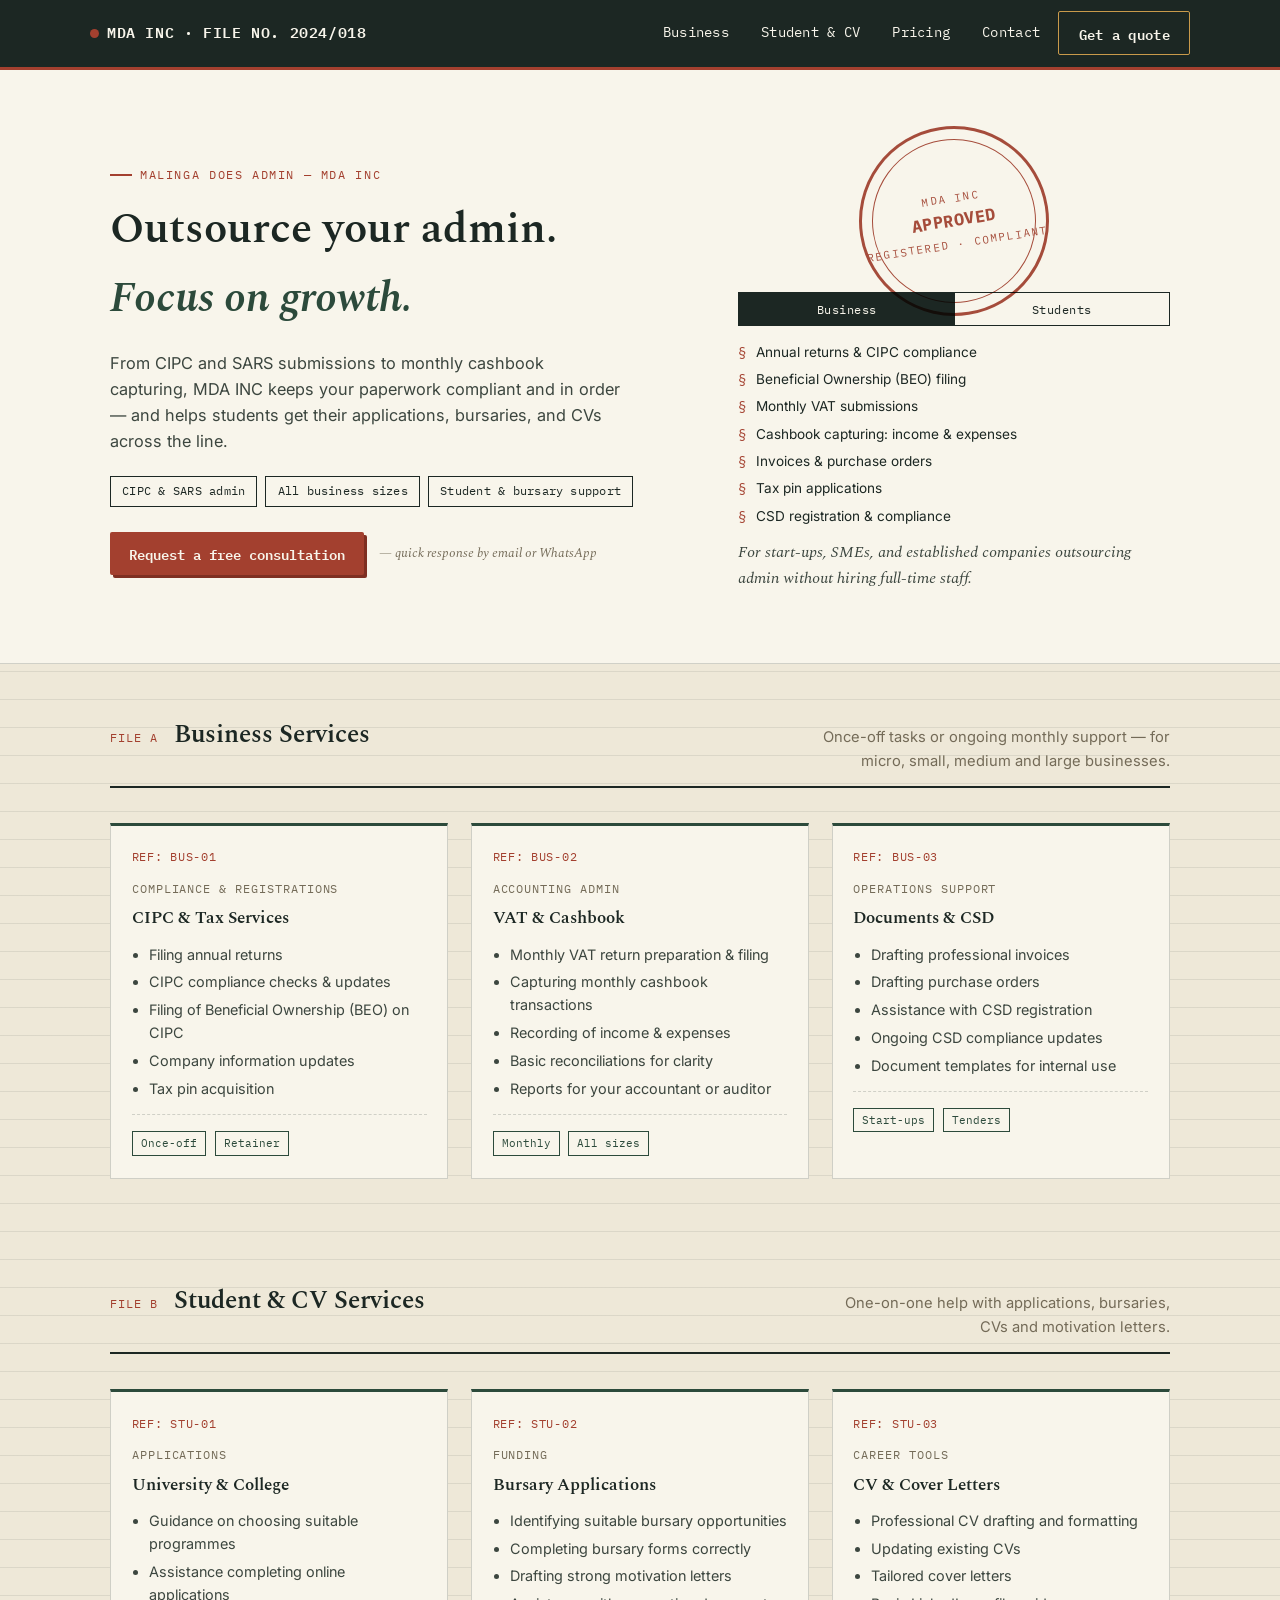
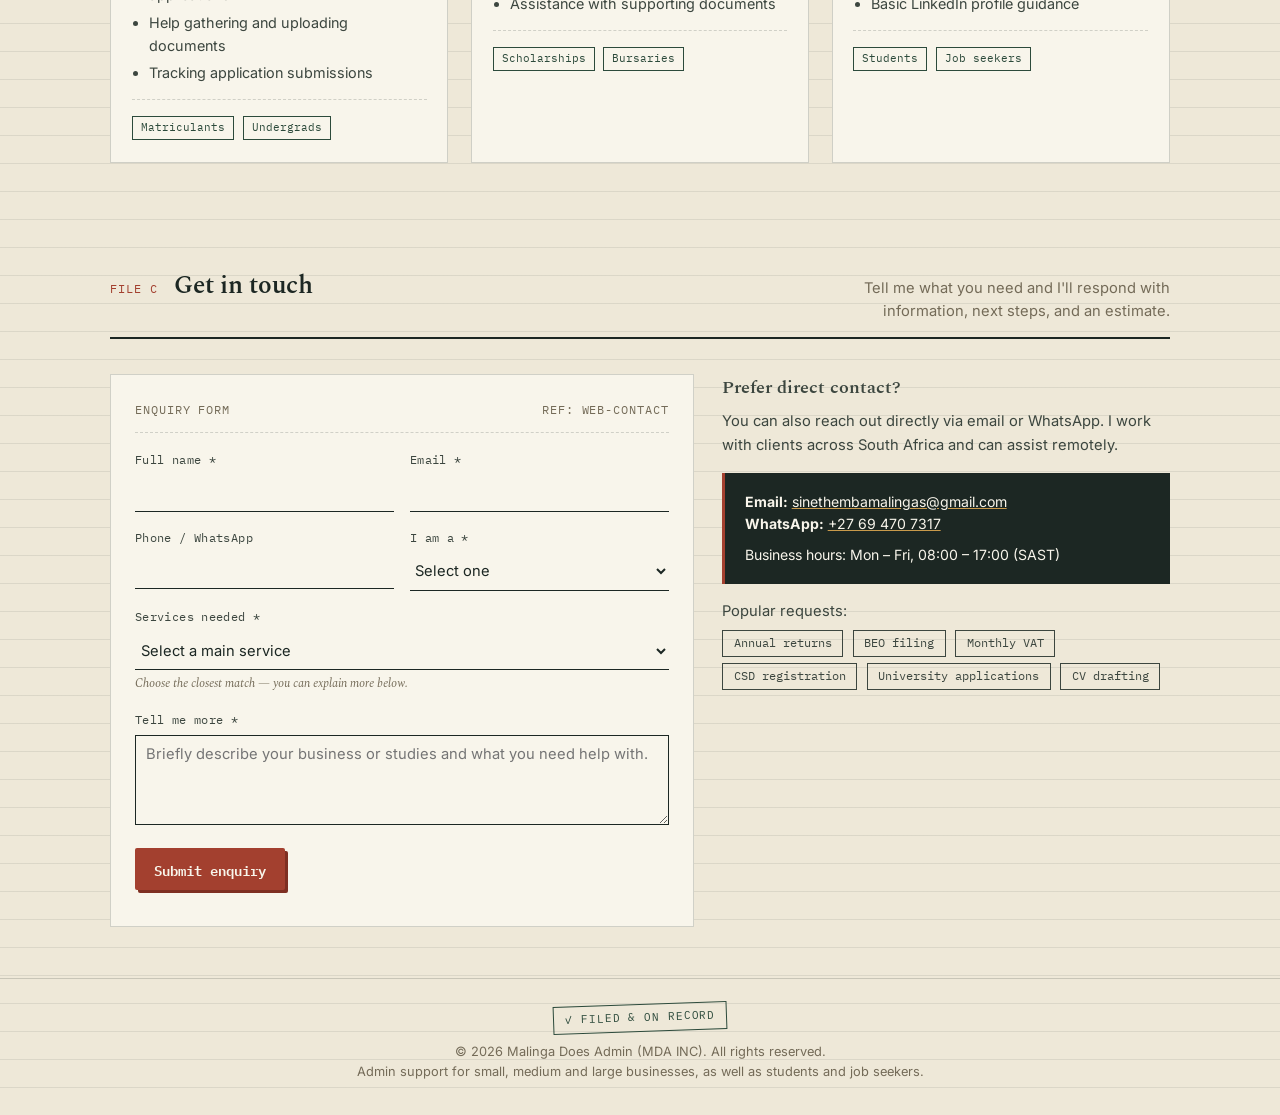
<file: index.html>
<!DOCTYPE html>
<html lang="en">
<head>
  <meta charset="UTF-8" />
  <title>Malinga Does Admin (MDA INC) – Admin & Student Support Services</title>
  <meta name="viewport" content="width=device-width, initial-scale=1" />
  <meta
    name="description"
    content="Malinga Does Admin (MDA INC) offers CIPC & SARS admin, VAT filing, cashbook capturing, CSD compliance, and support for students with applications and CV drafting."
  />
  <link rel="preconnect" href="https://fonts.googleapis.com">
  <link rel="preconnect" href="https://fonts.gstatic.com" crossorigin>
  <link href="https://fonts.googleapis.com/css2?family=Spectral:ital,wght@0,400;0,500;0,600;0,700;1,500&family=Inter:wght@400;500;600;700&family=IBM+Plex+Mono:wght@400;500;600&display=swap" rel="stylesheet">
  <style>
:root {
      /* Paper & ink — a filing-cabinet palette, not a startup one */
      --paper: #EEE8D8;
      --paper-white: #F8F5EB;
      --ink: #1C2723;
      --ink-soft: #3C463F;
      --stamp: #A3402F;      /* rubber-stamp red */
      --stamp-dark: #7E2F22;
      --ledger: #2C4A3B;     /* ledger-book green */
      --ledger-light: #3E6552;
      --manila: #C99A4B;     /* folder-tab tan */
      --manila-light: #E4C583;
      --muted: #746B58;
      --line: rgba(28, 39, 35, 0.18);
    }

    * { box-sizing: border-box; margin: 0; padding: 0; }

    body {
      font-family: 'Inter', system-ui, sans-serif;
      background: var(--paper);
      color: var(--ink);
      line-height: 1.6;
      background-image:
        repeating-linear-gradient(to bottom, transparent, transparent 27px, var(--line) 28px);
      background-attachment: local;
    }

    a { color: inherit; text-decoration: none; }

    h1, h2, h3 { font-family: 'Spectral', serif; }

    .container {
      width: 100%;
      max-width: 1100px;
      margin: 0 auto;
      padding: 0 1.25rem;
    }

    /* ============ FOLDER-TAB HEADER ============ */
    header {
      background: var(--ink);
      color: var(--paper-white);
      position: sticky;
      top: 0;
      z-index: 100;
      border-bottom: 3px solid var(--stamp);
    }

    .nav {
      display: flex;
      align-items: center;
      justify-content: space-between;
      padding: 0.7rem 0;
    }

    .logo {
      font-family: 'IBM Plex Mono', monospace;
      font-weight: 600;
      font-size: 0.95rem;
      letter-spacing: 0.04em;
      display: flex;
      align-items: center;
      gap: 0.5rem;
    }

    .logo::before {
      content: "";
      width: 9px;
      height: 9px;
      background: var(--stamp);
      border-radius: 50%;
      display: inline-block;
    }

    nav ul {
      list-style: none;
      display: flex;
      gap: 0.3rem;
      font-size: 0.85rem;
      align-items: center;
    }

    nav ul li a {
      padding: 0.55rem 0.85rem;
      display: inline-block;
      border-radius: 6px 6px 0 0;
      transition: background 0.2s, transform 0.15s;
      font-family: 'IBM Plex Mono', monospace;
      letter-spacing: 0.02em;
    }

    nav ul li a:hover {
      background: var(--manila);
      color: var(--ink);
      transform: translateY(-2px);
    }

    .btn {
      display: inline-block;
      padding: 0.6rem 1.2rem;
      border-radius: 2px;
      border: none;
      cursor: pointer;
      font-weight: 600;
      font-size: 0.9rem;
      font-family: 'IBM Plex Mono', monospace;
      transition: transform 0.12s, box-shadow 0.12s;
      text-align: center;
    }

    .btn-primary {
      background: var(--stamp);
      color: var(--paper-white);
      box-shadow: 3px 3px 0 var(--stamp-dark);
    }

    .btn-primary:hover {
      transform: translate(-1px, -1px);
      box-shadow: 4px 4px 0 var(--stamp-dark);
    }

    .btn-outline {
      background: transparent;
      color: var(--paper-white);
      border: 1.5px solid var(--manila);
    }

    .btn-outline:hover {
      background: var(--manila);
      color: var(--ink);
    }

    /* ============ HERO — LETTERHEAD ============ */
    .hero {
      padding: 3.5rem 0 3rem;
      background: var(--paper-white);
      border-bottom: 1px solid var(--line);
    }

    .hero-inner {
      display: grid;
      grid-template-columns: minmax(0, 3fr) minmax(0, 2.2fr);
      gap: 2.5rem;
      align-items: center;
    }

    .eyebrow {
      font-family: 'IBM Plex Mono', monospace;
      font-size: 0.72rem;
      letter-spacing: 0.14em;
      text-transform: uppercase;
      color: var(--stamp);
      margin-bottom: 0.7rem;
      display: flex;
      align-items: center;
      gap: 0.5rem;
    }

    .eyebrow::before {
      content: "";
      width: 22px;
      height: 1.5px;
      background: var(--stamp);
    }

    .hero h1 {
      font-size: clamp(2rem, 3.4vw, 2.7rem);
      font-weight: 600;
      margin-bottom: 1rem;
      color: var(--ink);
    }

    .hero h1 em {
      font-style: italic;
      color: var(--ledger);
    }

    .hero p {
      max-width: 32rem;
      color: var(--ink-soft);
      margin-bottom: 1.4rem;
      font-size: 1.02rem;
    }

    .hero-badges {
      display: flex;
      flex-wrap: wrap;
      gap: 0.5rem;
      margin-bottom: 1.6rem;
      font-size: 0.74rem;
      font-family: 'IBM Plex Mono', monospace;
    }

    .badge {
      padding: 0.3rem 0.7rem;
      border: 1px solid var(--ink);
      color: var(--ink);
      letter-spacing: 0.02em;
    }

    .hero-actions {
      display: flex;
      flex-wrap: wrap;
      gap: 0.9rem;
      align-items: center;
    }

    .hero-note {
      font-size: 0.8rem;
      color: var(--muted);
      font-style: italic;
      font-family: 'Spectral', serif;
    }

    /* Stamp badge — the signature element */
    .stamp-wrap {
      display: flex;
      justify-content: center;
      align-items: center;
      position: relative;
    }

    .stamp {
      width: 190px;
      height: 190px;
      border: 3px solid var(--stamp);
      border-radius: 50%;
      display: flex;
      align-items: center;
      justify-content: center;
      transform: rotate(-9deg);
      position: relative;
      color: var(--stamp);
      opacity: 0.92;
      mix-blend-mode: multiply;
    }

    .stamp::before {
      content: "";
      position: absolute;
      inset: 10px;
      border: 1px solid var(--stamp);
      border-radius: 50%;
    }

    .stamp-text {
      font-family: 'IBM Plex Mono', monospace;
      text-align: center;
      font-size: 0.68rem;
      letter-spacing: 0.12em;
      line-height: 1.5;
    }

    .stamp-text strong {
      display: block;
      font-size: 1.05rem;
      letter-spacing: 0.04em;
      margin: 0.15rem 0;
    }

    /* Business/Student toggle card sits under the stamp on desktop */
    .hero-card {
      margin-top: -1.5rem;
    }

    .pill-tabs {
      display: inline-flex;
      border: 1px solid var(--ink);
      margin-bottom: 1rem;
      width: 100%;
    }

    .pill-tabs button {
      flex: 1;
      border: none;
      background: transparent;
      color: var(--ink);
      font-size: 0.78rem;
      font-family: 'IBM Plex Mono', monospace;
      padding: 0.5rem 0.5rem;
      cursor: pointer;
      transition: background 0.15s;
      letter-spacing: 0.04em;
    }

    .pill-tabs button + button {
      border-left: 1px solid var(--ink);
    }

    .pill-tabs button.active {
      background: var(--ink);
      color: var(--paper-white);
    }

    .hero-list {
      list-style: none;
      font-size: 0.85rem;
      display: grid;
      gap: 0.35rem;
      margin-bottom: 0.8rem;
    }

    .hero-list li {
      padding-left: 1.1rem;
      position: relative;
    }

    .hero-list li::before {
      content: "§";
      color: var(--stamp);
      position: absolute;
      left: 0;
      font-family: 'IBM Plex Mono', monospace;
    }

    /* ============ SECTIONS ============ */
    section { padding: 3.2rem 0; }

    .section-title {
      margin-bottom: 2.2rem;
      display: flex;
      align-items: baseline;
      gap: 1rem;
      border-bottom: 2px solid var(--ink);
      padding-bottom: 0.8rem;
    }

    .section-title .file-no {
      font-family: 'IBM Plex Mono', monospace;
      font-size: 0.75rem;
      color: var(--stamp);
      letter-spacing: 0.08em;
      white-space: nowrap;
    }

    .section-title h2 {
      font-size: 1.55rem;
      font-weight: 600;
    }

    .section-title p {
      color: var(--muted);
      font-size: 0.92rem;
      margin-left: auto;
      max-width: 22rem;
      text-align: right;
    }

    @media (max-width: 700px) {
      .section-title { flex-wrap: wrap; }
      .section-title p { text-align: left; margin-left: 0; }
    }

    /* Ledger-line service cards */
    .grid-3 {
      display: grid;
      grid-template-columns: repeat(3, minmax(0, 1fr));
      gap: 1.4rem;
    }

    .card {
      background: var(--paper-white);
      border: 1px solid var(--line);
      border-top: 3px solid var(--ledger);
      padding: 1.4rem 1.3rem;
      position: relative;
    }

    .card .ref {
      font-family: 'IBM Plex Mono', monospace;
      font-size: 0.72rem;
      color: var(--stamp);
      letter-spacing: 0.06em;
      display: block;
      margin-bottom: 0.5rem;
    }

    .card small {
      color: var(--muted);
      font-size: 0.74rem;
      text-transform: uppercase;
      letter-spacing: 0.08em;
      font-family: 'IBM Plex Mono', monospace;
    }

    .card h3 {
      font-size: 1.08rem;
      margin: 0.3rem 0 0.6rem;
      font-weight: 600;
    }

    .card ul {
      padding-left: 1.1rem;
      font-size: 0.9rem;
      color: var(--ink-soft);
    }

    .card ul li { margin-bottom: 0.3rem; }

    .tag-row {
      margin-top: 0.9rem;
      padding-top: 0.7rem;
      border-top: 1px dashed var(--line);
    }

    .tag {
      display: inline-block;
      font-size: 0.68rem;
      font-family: 'IBM Plex Mono', monospace;
      padding: 0.15rem 0.5rem;
      border: 1px solid var(--ledger);
      color: var(--ledger);
      margin-right: 0.3rem;
      margin-top: 0.3rem;
    }

    /* ============ CONTACT ============ */
    .contact-layout {
      display: grid;
      grid-template-columns: minmax(0, 3fr) minmax(0, 2.3fr);
      gap: 1.8rem;
      align-items: flex-start;
    }

    form {
      background: var(--paper-white);
      border: 1px solid var(--line);
      padding: 1.6rem 1.5rem;
    }

    .form-header {
      font-family: 'IBM Plex Mono', monospace;
      font-size: 0.72rem;
      color: var(--muted);
      letter-spacing: 0.08em;
      margin-bottom: 1.1rem;
      padding-bottom: 0.8rem;
      border-bottom: 1px dashed var(--line);
      display: flex;
      justify-content: space-between;
    }

    .field-group { margin-bottom: 1rem; }

    label {
      display: block;
      font-size: 0.78rem;
      margin-bottom: 0.3rem;
      color: var(--ink-soft);
      font-family: 'IBM Plex Mono', monospace;
      letter-spacing: 0.03em;
    }

    input[type="text"],
    input[type="email"],
    input[type="tel"],
    select,
    textarea {
      width: 100%;
      padding: 0.55rem 0.1rem;
      border: none;
      border-bottom: 1.5px solid var(--ink);
      background: transparent;
      font-size: 0.92rem;
      font-family: 'Inter', sans-serif;
      color: var(--ink);
      border-radius: 0;
    }

    select { padding: 0.55rem 0.1rem; }

    textarea {
      min-height: 90px;
      resize: vertical;
      border: 1.5px solid var(--ink);
      padding: 0.6rem;
    }

    input:focus, select:focus, textarea:focus {
      outline: none;
      border-color: var(--stamp);
    }

    .inline-fields {
      display: grid;
      grid-template-columns: repeat(2, minmax(0, 1fr));
      gap: 1rem;
    }

    .helper-text {
      font-size: 0.76rem;
      color: var(--muted);
      margin-top: 0.25rem;
      font-style: italic;
      font-family: 'Spectral', serif;
    }

    .contact-info { font-size: 0.92rem; color: var(--ink-soft); }

    .contact-info h3 {
      font-size: 1.1rem;
      margin-bottom: 0.5rem;
      font-weight: 600;
    }

    .contact-box {
      background: var(--ink);
      color: var(--paper-white);
      padding: 1.1rem 1.2rem;
      margin-top: 1rem;
      font-size: 0.88rem;
      border-left: 3px solid var(--stamp);
    }

    .contact-box a { text-decoration: underline; text-decoration-color: var(--manila); }

    .pill {
      display: inline-block;
      border: 1px solid var(--ink-soft);
      color: var(--ink-soft);
      font-size: 0.72rem;
      font-family: 'IBM Plex Mono', monospace;
      padding: 0.2rem 0.65rem;
      margin-right: 0.35rem;
      margin-top: 0.4rem;
    }

    /* ============ FOOTER — FILED STAMP ============ */
    footer {
      padding: 1.6rem 0 2rem;
      font-size: 0.8rem;
      color: var(--muted);
      text-align: center;
      border-top: 1px solid var(--line);
      position: relative;
    }

    footer .filed {
      display: inline-flex;
      align-items: center;
      gap: 0.5rem;
      font-family: 'IBM Plex Mono', monospace;
      font-size: 0.7rem;
      color: var(--ledger);
      border: 1.5px solid var(--ledger);
      padding: 0.25rem 0.7rem;
      transform: rotate(-2deg);
      margin-bottom: 0.6rem;
      letter-spacing: 0.08em;
    }

    footer a { color: var(--stamp); }

    /* ============ RESPONSIVE ============ */
    @media (max-width: 900px) {
      .hero-inner, .contact-layout {
        grid-template-columns: minmax(0, 1fr);
      }
      .stamp-wrap { order: -1; margin-bottom: 1rem; }
      .stamp { width: 140px; height: 140px; }
    }

    @media (max-width: 768px) {
      nav ul { display: none; }
      .grid-3 { grid-template-columns: minmax(0, 1fr); }
      section { padding: 2.4rem 0; }
      .inline-fields { grid-template-columns: minmax(0, 1fr); }
    }

    @media (prefers-reduced-motion: reduce) {
      * { transition: none !important; }
    }
  </style>
  </head>
<body>
  <!-- HEADER -->
  <header>
    <div class="container nav">
      <div class="logo">MDA INC · FILE NO. 2024/018</div>
      <nav>
        <ul>
          <li><a href="index.html#business-services">Business</a></li>
          <li><a href="index.html#student-services">Student &amp; CV</a></li>
          <li><a href="pricing.html">Pricing</a></li>
          <li><a href="index.html#contact">Contact</a></li>
          <li><a href="index.html#contact" class="btn btn-outline">Get a quote</a></li>
        </ul>
      </nav>
    </div>
  </header>

  <!-- HERO -->
  <section class="hero">
    <div class="container hero-inner">
      <div>
        <div class="eyebrow">Malinga Does Admin — MDA INC</div>
        <h1>Outsource your admin.<br /><em>Focus on growth.</em></h1>
        <p>
          From CIPC and SARS submissions to monthly cashbook capturing, MDA INC
          keeps your paperwork compliant and in order — and helps students get
          their applications, bursaries, and CVs across the line.
        </p>

        <div class="hero-badges">
          <span class="badge">CIPC &amp; SARS admin</span>
          <span class="badge">All business sizes</span>
          <span class="badge">Student &amp; bursary support</span>
        </div>

        <div class="hero-actions">
          <a href="#contact" class="btn btn-primary">Request a free consultation</a>
          <span class="hero-note">— quick response by email or WhatsApp</span>
        </div>
      </div>

      <div>
        <div class="stamp-wrap">
          <div class="stamp">
            <div class="stamp-text">
              MDA INC<br />
              <strong>APPROVED</strong>
              REGISTERED · COMPLIANT
            </div>
          </div>
        </div>

        <aside class="hero-card">
          <div class="pill-tabs">
            <button class="active" data-target="business-panel">Business</button>
            <button data-target="student-panel">Students</button>
          </div>

          <div id="business-panel">
            <ul class="hero-list">
              <li>Annual returns &amp; CIPC compliance</li>
              <li>Beneficial Ownership (BEO) filing</li>
              <li>Monthly VAT submissions</li>
              <li>Cashbook capturing: income &amp; expenses</li>
              <li>Invoices &amp; purchase orders</li>
              <li>Tax pin applications</li>
              <li>CSD registration &amp; compliance</li>
            </ul>
            <p class="helper-text">For start-ups, SMEs, and established companies outsourcing admin without hiring full-time staff.</p>
          </div>

          <div id="student-panel" style="display: none;">
            <ul class="hero-list">
              <li>University, college &amp; bursary applications</li>
              <li>Assistance with required documents</li>
              <li>Professional CV drafting &amp; layout</li>
              <li>Motivation and cover letters</li>
            </ul>
            <p class="helper-text">For matriculants, university students, and anyone needing a stronger CV.</p>
          </div>
        </aside>
      </div>
    </div>
  </section>

  <!-- BUSINESS SERVICES -->
  <section id="business-services">
    <div class="container">
      <div class="section-title">
        <span class="file-no">FILE A</span>
        <h2>Business Services</h2>
        <p>Once-off tasks or ongoing monthly support — for micro, small, medium and large businesses.</p>
      </div>

      <div class="grid-3">
        <div class="card">
          <span class="ref">REF: BUS-01</span>
          <small>Compliance &amp; Registrations</small>
          <h3>CIPC &amp; Tax Services</h3>
          <ul>
            <li>Filing annual returns</li>
            <li>CIPC compliance checks &amp; updates</li>
            <li>Filing of Beneficial Ownership (BEO) on CIPC</li>
            <li>Company information updates</li>
            <li>Tax pin acquisition</li>
          </ul>
          <div class="tag-row">
            <span class="tag">Once-off</span>
            <span class="tag">Retainer</span>
          </div>
        </div>

        <div class="card">
          <span class="ref">REF: BUS-02</span>
          <small>Accounting Admin</small>
          <h3>VAT &amp; Cashbook</h3>
          <ul>
            <li>Monthly VAT return preparation &amp; filing</li>
            <li>Capturing monthly cashbook transactions</li>
            <li>Recording of income &amp; expenses</li>
            <li>Basic reconciliations for clarity</li>
            <li>Reports for your accountant or auditor</li>
          </ul>
          <div class="tag-row">
            <span class="tag">Monthly</span>
            <span class="tag">All sizes</span>
          </div>
        </div>

        <div class="card">
          <span class="ref">REF: BUS-03</span>
          <small>Operations Support</small>
          <h3>Documents &amp; CSD</h3>
          <ul>
            <li>Drafting professional invoices</li>
            <li>Drafting purchase orders</li>
            <li>Assistance with CSD registration</li>
            <li>Ongoing CSD compliance updates</li>
            <li>Document templates for internal use</li>
          </ul>
          <div class="tag-row">
            <span class="tag">Start-ups</span>
            <span class="tag">Tenders</span>
          </div>
        </div>
      </div>
    </div>
  </section>

  <!-- STUDENT & CV SERVICES -->
  <section id="student-services">
    <div class="container">
      <div class="section-title">
        <span class="file-no">FILE B</span>
        <h2>Student &amp; CV Services</h2>
        <p>One-on-one help with applications, bursaries, CVs and motivation letters.</p>
      </div>

      <div class="grid-3">
        <div class="card">
          <span class="ref">REF: STU-01</span>
          <small>Applications</small>
          <h3>University &amp; College</h3>
          <ul>
            <li>Guidance on choosing suitable programmes</li>
            <li>Assistance completing online applications</li>
            <li>Help gathering and uploading documents</li>
            <li>Tracking application submissions</li>
          </ul>
          <div class="tag-row">
            <span class="tag">Matriculants</span>
            <span class="tag">Undergrads</span>
          </div>
        </div>

        <div class="card">
          <span class="ref">REF: STU-02</span>
          <small>Funding</small>
          <h3>Bursary Applications</h3>
          <ul>
            <li>Identifying suitable bursary opportunities</li>
            <li>Completing bursary forms correctly</li>
            <li>Drafting strong motivation letters</li>
            <li>Assistance with supporting documents</li>
          </ul>
          <div class="tag-row">
            <span class="tag">Scholarships</span>
            <span class="tag">Bursaries</span>
          </div>
        </div>

        <div class="card">
          <span class="ref">REF: STU-03</span>
          <small>Career Tools</small>
          <h3>CV &amp; Cover Letters</h3>
          <ul>
            <li>Professional CV drafting and formatting</li>
            <li>Updating existing CVs</li>
            <li>Tailored cover letters</li>
            <li>Basic LinkedIn profile guidance</li>
          </ul>
          <div class="tag-row">
            <span class="tag">Students</span>
            <span class="tag">Job seekers</span>
          </div>
        </div>
      </div>
    </div>
  </section>

  <!-- CONTACT -->
  <section id="contact">
    <div class="container">
      <div class="section-title">
        <span class="file-no">FILE C</span>
        <h2>Get in touch</h2>
        <p>Tell me what you need and I'll respond with information, next steps, and an estimate.</p>
      </div>

      <div class="contact-layout">
        <form id="contact-form" action="https://formspree.io/f/xzdlnrkz" method="POST">
          <div class="form-header">
            <span>ENQUIRY FORM</span>
            <span>REF: WEB-CONTACT</span>
          </div>

          <div class="inline-fields">
            <div class="field-group">
              <label for="name">Full name *</label>
              <input type="text" id="name" name="name" required />
            </div>
            <div class="field-group">
              <label for="email">Email *</label>
              <input type="email" id="email" name="_replyto" required />
            </div>
          </div>

          <div class="inline-fields">
            <div class="field-group">
              <label for="phone">Phone / WhatsApp</label>
              <input type="tel" id="phone" name="phone" />
            </div>
            <div class="field-group">
              <label for="client-type">I am a *</label>
              <select id="client-type" name="client_type" required>
                <option value="">Select one</option>
                <option value="business">Business</option>
                <option value="student">Student</option>
                <option value="job-seeker">Job seeker</option>
                <option value="other">Other</option>
              </select>
            </div>
          </div>

          <div class="field-group">
            <label for="services">Services needed *</label>
            <select id="services" name="services" required>
              <option value="">Select a main service</option>
              <option value="annual-returns">Annual returns / CIPC compliance</option>
              <option value="beo">Beneficial Ownership (BEO) filing</option>
              <option value="vat">Monthly VAT filing</option>
              <option value="cashbook">Cashbook capturing (income &amp; expenses)</option>
              <option value="invoices-pos">Invoices &amp; Purchase Orders</option>
              <option value="tax-pin">Tax pin / SARS admin</option>
              <option value="csd">CSD registration &amp; compliance</option>
              <option value="tertiary-apps">University / College applications</option>
              <option value="bursaries">Bursary applications</option>
              <option value="cv">CV drafting / update</option>
              <option value="other">Other / Not sure</option>
            </select>
            <p class="helper-text">Choose the closest match — you can explain more below.</p>
          </div>

          <div class="field-group">
            <label for="message">Tell me more *</label>
            <textarea
              id="message"
              name="message"
              required
              placeholder="Briefly describe your business or studies and what you need help with."
            ></textarea>
          </div>

          <input type="hidden" name="source" value="Malinga Does Admin (MDA INC) website contact form" />

          <button type="submit" class="btn btn-primary">Submit enquiry</button>
          <p id="form-status" class="helper-text" style="margin-top: 0.6rem;"></p>
        </form>

        <div class="contact-info">
          <h3>Prefer direct contact?</h3>
          <p>
            You can also reach out directly via email or WhatsApp. I work with
            clients across South Africa and can assist remotely.
          </p>

          <div class="contact-box">
            <p><strong>Email:</strong> <a href="mailto:sinethembamalingas@gmail.com">sinethembamalingas@gmail.com</a></p>
            <p><strong>WhatsApp:</strong> <a href="https://wa.me/27694707317" target="_blank">+27 69 470 7317</a></p>
            <p style="margin-top: 0.5rem;">Business hours: Mon – Fri, 08:00 – 17:00 (SAST)</p>
          </div>

          <p style="margin-top: 1rem;">Popular requests:</p>
          <div>
            <span class="pill">Annual returns</span>
            <span class="pill">BEO filing</span>
            <span class="pill">Monthly VAT</span>
            <span class="pill">CSD registration</span>
            <span class="pill">University applications</span>
            <span class="pill">CV drafting</span>
          </div>
        </div>
      </div>
    </div>
  </section>

  <!-- FOOTER -->
  <footer>
    <div class="container">
      <div class="filed">✓ FILED &amp; ON RECORD</div>
      <p>&copy; <span id="year"></span> Malinga Does Admin (MDA INC). All rights reserved.</p>
      <p>Admin support for small, medium and large businesses, as well as students and job seekers.</p>
    </div>
  </footer>

  <script>
    // Toggle hero card between Business / Students
    const tabs = document.querySelectorAll(".pill-tabs button");
    const businessPanel = document.getElementById("business-panel");
    const studentPanel = document.getElementById("student-panel");

    tabs.forEach((btn) => {
      btn.addEventListener("click", () => {
        tabs.forEach((b) => b.classList.remove("active"));
        btn.classList.add("active");

        if (btn.dataset.target === "business-panel") {
          businessPanel.style.display = "block";
          studentPanel.style.display = "none";
        } else {
          businessPanel.style.display = "none";
          studentPanel.style.display = "block";
        }
      });
    });

    // Contact form – send via Formspree and show status messages
    const form = document.getElementById("contact-form");
    const status = document.getElementById("form-status");

    if (form) {
      form.addEventListener("submit", async function (e) {
        e.preventDefault();
        status.textContent = "Sending...";
        status.style.color = "#3C463F";

        try {
          const formData = new FormData(form);
          const response = await fetch(form.action, {
            method: form.method,
            body: formData,
            headers: { Accept: "application/json" },
          });

          if (response.ok) {
            status.textContent = "Thank you for your enquiry. I will contact you shortly.";
            status.style.color = "#2C4A3B";
            form.reset();
          } else {
            status.textContent = "There was a problem sending your message. Please email me directly at sinethembamalingas@gmail.com.";
            status.style.color = "#A3402F";
          }
        } catch (error) {
          status.textContent = "Network error. Please try again or email me directly at sinethembamalingas@gmail.com.";
          status.style.color = "#A3402F";
        }
      });
    }

    // Set current year in footer
    const yearEl = document.getElementById("year");
    if (yearEl) {
      yearEl.textContent = new Date().getFullYear();
    }
  </script>
</body>
</html>
</file>
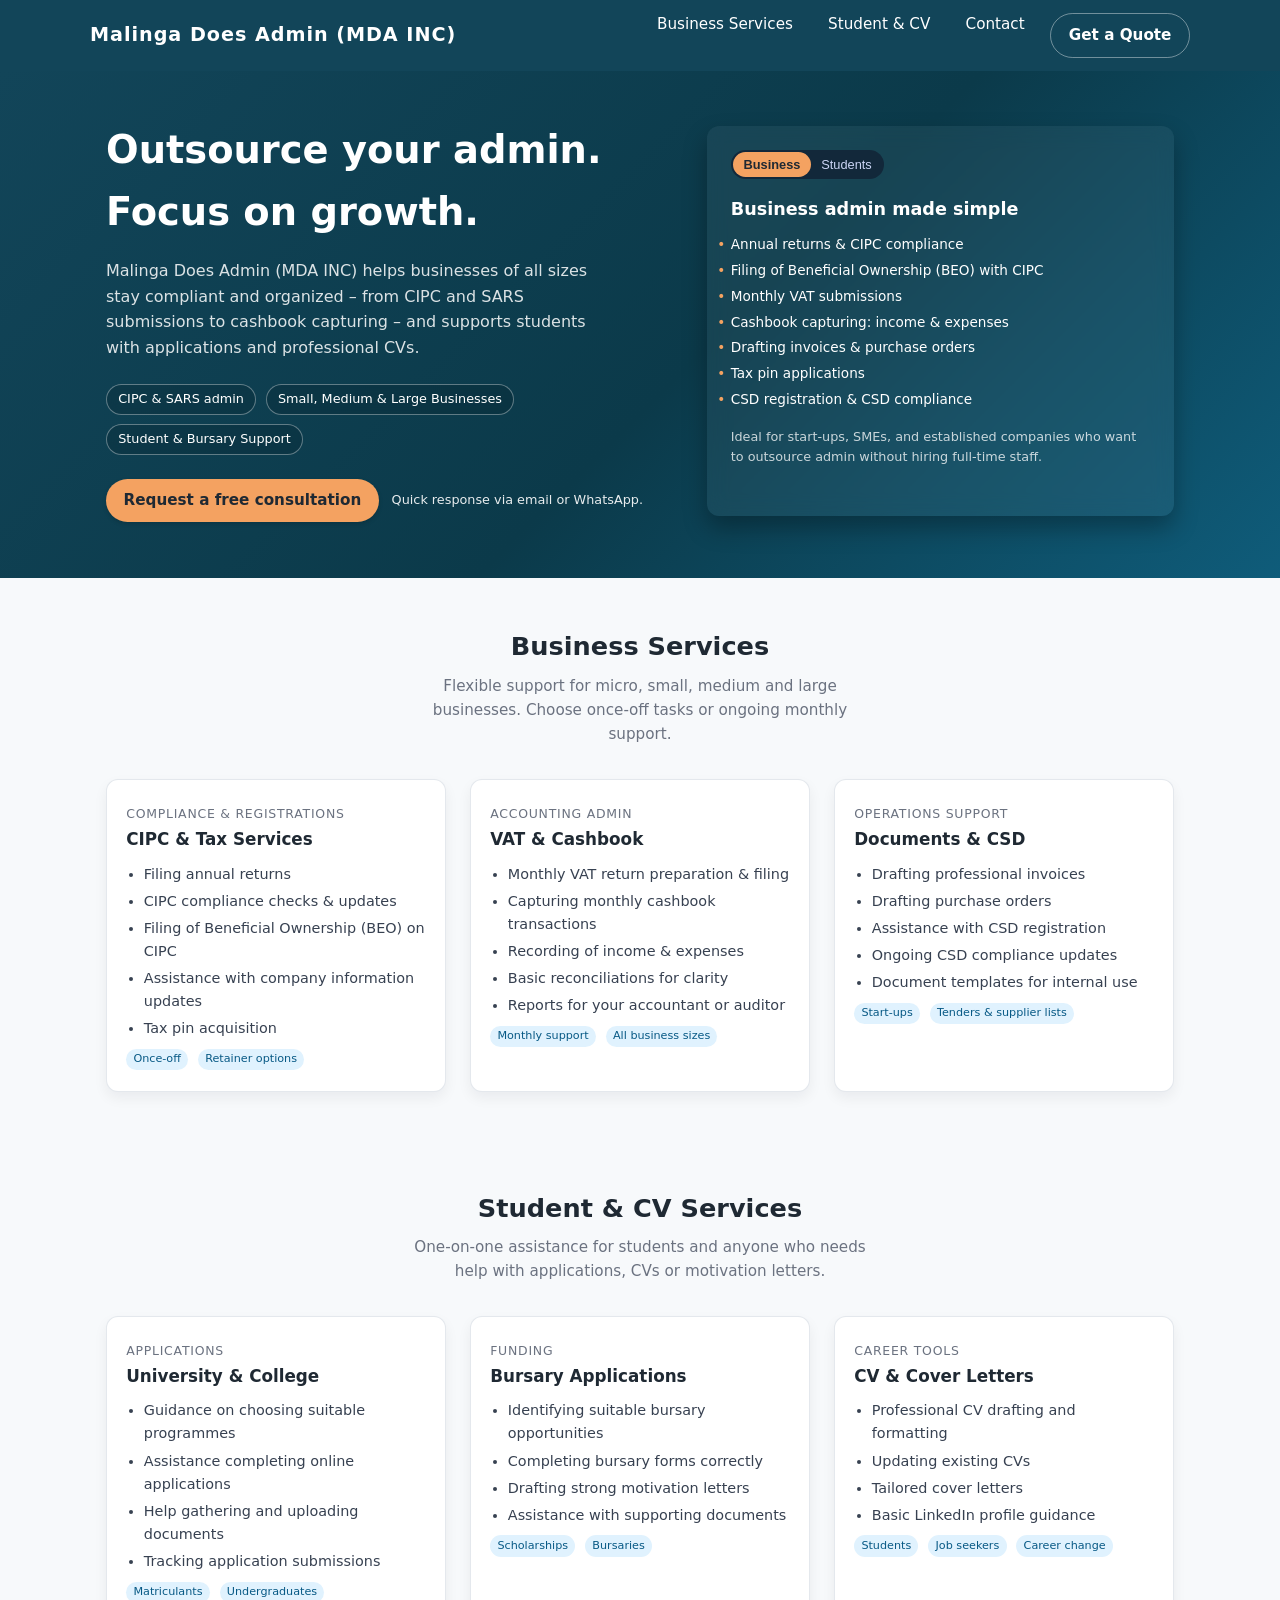
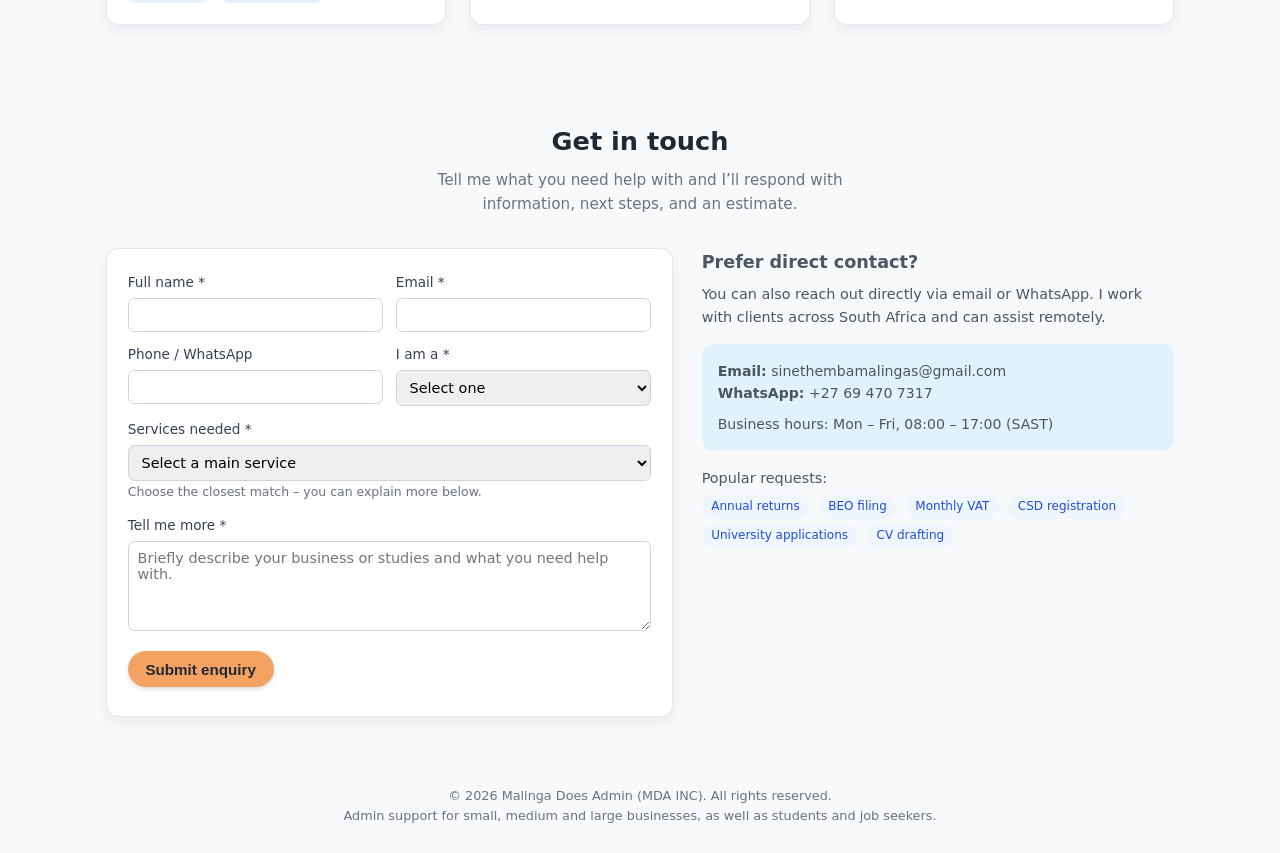
<file: MDA index.html>
<!DOCTYPE html>
<html lang="en">
<head>
  <meta charset="UTF-8" />
  <title>Malinga Does Admin (MDA INC) – Admin & Student Support Services</title>
  <meta name="viewport" content="width=device-width, initial-scale=1" />
  <meta
    name="description"
    content="Malinga Does Admin (MDA INC) offers CIPC & SARS admin, VAT filing, cashbook capturing, CSD compliance, and support for students with applications and CV drafting."
  />
  <style>
    :root {
      --primary: #124559;
      --primary-light: #197aa2;
      --accent: #f4a261;
      --bg: #f7f9fb;
      --text: #1f2933;
      --muted: #6b7280;
      --white: #ffffff;
    }

    * {
      box-sizing: border-box;
      margin: 0;
      padding: 0;
    }

    body {
      font-family: system-ui, -apple-system, BlinkMacSystemFont, "Segoe UI", sans-serif;
      background: var(--bg);
      color: var(--text);
      line-height: 1.6;
    }

    a {
      color: inherit;
      text-decoration: none;
    }

    header {
      background: var(--primary);
      color: var(--white);
      position: sticky;
      top: 0;
      z-index: 100;
    }

    .container {
      width: 100%;
      max-width: 1100px;
      margin: 0 auto;
      padding: 0 1rem;
    }

    .nav {
      display: flex;
      align-items: center;
      justify-content: space-between;
      padding: 0.8rem 0;
    }

    .logo {
      font-weight: 700;
      font-size: 1.2rem;
      letter-spacing: 0.05em;
    }

    nav ul {
      list-style: none;
      display: flex;
      gap: 1rem;
      font-size: 0.95rem;
    }

    nav ul li a {
      padding: 0.4rem 0.6rem;
      border-radius: 0.25rem;
      transition: background 0.2s;
    }

    nav ul li a:hover {
      background: rgba(255, 255, 255, 0.12);
    }

    .btn {
      display: inline-block;
      padding: 0.6rem 1.1rem;
      border-radius: 999px;
      border: none;
      cursor: pointer;
      font-weight: 600;
      font-size: 0.95rem;
      transition: transform 0.1s, box-shadow 0.1s, background 0.1s;
      text-align: center;
    }

    .btn-primary {
      background: var(--accent);
      color: #1f2933;
      box-shadow: 0 2px 4px rgba(0, 0, 0, 0.15);
    }

    .btn-primary:hover {
      background: #f29a4d;
      transform: translateY(-1px);
      box-shadow: 0 4px 10px rgba(0, 0, 0, 0.18);
    }

    .btn-outline {
      background: transparent;
      color: var(--white);
      border: 1px solid rgba(255, 255, 255, 0.4);
    }

    /* Hero */
    .hero {
      padding: 3rem 0 3.5rem;
      background: linear-gradient(135deg, #124559, #0b3a4a 55%, #0f5c7a);
      color: var(--white);
    }

    .hero-inner {
      display: grid;
      grid-template-columns: minmax(0, 3fr) minmax(0, 2.5fr);
      gap: 2.5rem;
      align-items: center;
    }

    .hero h1 {
      font-size: clamp(2rem, 3vw, 2.6rem);
      margin-bottom: 1rem;
    }

    .hero p {
      max-width: 32rem;
      color: rgba(255, 255, 255, 0.85);
      margin-bottom: 1.5rem;
    }

    .hero-badges {
      display: flex;
      flex-wrap: wrap;
      gap: 0.6rem;
      margin-bottom: 1.5rem;
      font-size: 0.8rem;
    }

    .badge {
      padding: 0.25rem 0.7rem;
      border-radius: 999px;
      border: 1px solid rgba(255, 255, 255, 0.35);
      background: rgba(0, 0, 0, 0.12);
      backdrop-filter: blur(6px);
    }

    .hero-actions {
      display: flex;
      flex-wrap: wrap;
      gap: 0.8rem;
      align-items: center;
    }

    .hero-note {
      font-size: 0.8rem;
      opacity: 0.9;
    }

    .hero-card {
      background: rgba(255, 255, 255, 0.05);
      border-radius: 0.75rem;
      padding: 1.5rem;
      box-shadow: 0 12px 25px rgba(0, 0, 0, 0.3);
      backdrop-filter: blur(10px);
    }

    .hero-card h2 {
      font-size: 1.1rem;
      margin-bottom: 0.7rem;
    }

    .pill-tabs {
      display: inline-flex;
      border-radius: 999px;
      padding: 0.15rem;
      background: rgba(15, 23, 42, 0.6);
      margin-bottom: 1rem;
    }

    .pill-tabs button {
      border-radius: 999px;
      border: none;
      background: transparent;
      color: #cbd5f5;
      font-size: 0.8rem;
      padding: 0.3rem 0.65rem;
      cursor: pointer;
      transition: background 0.15s;
    }

    .pill-tabs button.active {
      background: var(--accent);
      color: #1f2933;
      font-weight: 600;
    }

    .hero-list {
      list-style: none;
      font-size: 0.85rem;
      display: grid;
      gap: 0.25rem;
      margin-bottom: 1rem;
    }

    .hero-list li::before {
      content: "•";
      color: var(--accent);
      display: inline-block;
      width: 1em;
      margin-left: -1em;
    }

    /* Sections */
    section {
      padding: 3rem 0;
    }

    .section-title {
      text-align: center;
      margin-bottom: 2rem;
    }

    .section-title h2 {
      font-size: 1.6rem;
      margin-bottom: 0.4rem;
    }

    .section-title p {
      color: var(--muted);
      font-size: 0.95rem;
      max-width: 30rem;
      margin: 0.3rem auto 0;
    }

    /* Services */
    .grid-3 {
      display: grid;
      grid-template-columns: repeat(3, minmax(0, 1fr));
      gap: 1.5rem;
    }

    .card {
      background: var(--white);
      border-radius: 0.75rem;
      padding: 1.3rem 1.2rem;
      box-shadow: 0 6px 14px rgba(15, 23, 42, 0.06);
      border: 1px solid rgba(148, 163, 184, 0.25);
    }

    .card h3 {
      font-size: 1.05rem;
      margin-bottom: 0.4rem;
    }

    .card small {
      color: var(--muted);
      font-size: 0.78rem;
      text-transform: uppercase;
      letter-spacing: 0.06em;
    }

    .card ul {
      margin-top: 0.6rem;
      padding-left: 1.1rem;
      font-size: 0.9rem;
      color: #374151;
    }

    .card ul li {
      margin-bottom: 0.25rem;
    }

    .tag {
      display: inline-block;
      font-size: 0.7rem;
      padding: 0.1rem 0.45rem;
      border-radius: 999px;
      background: #e0f2fe;
      color: #075985;
      margin-right: 0.3rem;
      margin-top: 0.3rem;
    }

    /* Contact */
    .contact-layout {
      display: grid;
      grid-template-columns: minmax(0, 3fr) minmax(0, 2.5fr);
      gap: 1.8rem;
      align-items: flex-start;
    }

    form {
      background: var(--white);
      border-radius: 0.75rem;
      padding: 1.4rem 1.3rem;
      box-shadow: 0 6px 14px rgba(15, 23, 42, 0.06);
      border: 1px solid rgba(148, 163, 184, 0.25);
    }

    .field-group {
      margin-bottom: 0.8rem;
    }

    label {
      display: block;
      font-size: 0.85rem;
      margin-bottom: 0.25rem;
      color: #374151;
    }

    input[type="text"],
    input[type="email"],
    input[type="tel"],
    select,
    textarea {
      width: 100%;
      padding: 0.5rem 0.55rem;
      border-radius: 0.4rem;
      border: 1px solid #cbd5e1;
      font-size: 0.9rem;
      font-family: inherit;
    }

    textarea {
      min-height: 90px;
      resize: vertical;
    }

    .inline-fields {
      display: grid;
      grid-template-columns: repeat(2, minmax(0, 1fr));
      gap: 0.8rem;
    }

    .helper-text {
      font-size: 0.78rem;
      color: var(--muted);
      margin-top: 0.1rem;
    }

    .contact-info {
      font-size: 0.9rem;
      color: #4b5563;
    }

    .contact-info h3 {
      font-size: 1.1rem;
      margin-bottom: 0.4rem;
    }

    .contact-box {
      background: #e0f2fe;
      border-radius: 0.75rem;
      padding: 1rem;
      margin-top: 0.9rem;
      font-size: 0.88rem;
    }

    .pill {
      display: inline-block;
      border-radius: 999px;
      background: #eff6ff;
      color: #1d4ed8;
      font-size: 0.75rem;
      padding: 0.15rem 0.6rem;
      margin-right: 0.3rem;
      margin-top: 0.3rem;
    }

    footer {
      padding: 1.3rem 0 1.6rem;
      font-size: 0.8rem;
      color: var(--muted);
      text-align: center;
    }

    footer a {
      color: var(--primary-light);
    }

    /* Responsive */
    @media (max-width: 900px) {
      .hero-inner,
      .contact-layout {
        grid-template-columns: minmax(0, 1fr);
      }
      .hero {
        padding-top: 2.3rem;
      }
    }

    @media (max-width: 768px) {
      nav ul {
        display: none; /* can add a mobile menu later */
      }

      .grid-3 {
        grid-template-columns: minmax(0, 1fr);
      }

      section {
        padding: 2.3rem 0;
      }

      .hero {
        padding-bottom: 2.5rem;
      }
    }
  </style>
</head>
<body>
  <!-- HEADER -->
  <header>
    <div class="container nav">
      <div class="logo">Malinga Does Admin (MDA INC)</div>
      <nav>
        <ul>
          <li><a href="#business-services">Business Services</a></li>
          <li><a href="#student-services">Student & CV</a></li>
          <li><a href="#contact">Contact</a></li>
          <li><a href="#contact" class="btn btn-outline">Get a Quote</a></li>
        </ul>
      </nav>
    </div>
  </header>

  <!-- HERO -->
  <section class="hero">
    <div class="container hero-inner">
      <div>
        <h1>Outsource your admin. Focus on growth.</h1>
        <p>
          Malinga Does Admin (MDA INC) helps businesses of all sizes stay compliant and organized –
          from CIPC and SARS submissions to cashbook capturing – and supports students with
          applications and professional CVs.
        </p>

        <div class="hero-badges">
          <span class="badge">CIPC & SARS admin</span>
          <span class="badge">Small, Medium & Large Businesses</span>
          <span class="badge">Student & Bursary Support</span>
        </div>

        <div class="hero-actions">
          <a href="#contact" class="btn btn-primary">Request a free consultation</a>
          <span class="hero-note">Quick response via email or WhatsApp.</span>
        </div>
      </div>

      <aside class="hero-card">
        <div class="pill-tabs">
          <button class="active" data-target="business-panel">Business</button>
          <button data-target="student-panel">Students</button>
        </div>

        <div id="business-panel">
          <h2>Business admin made simple</h2>
          <ul class="hero-list">
            <li>Annual returns & CIPC compliance</li>
            <li>Filing of Beneficial Ownership (BEO) with CIPC</li>
            <li>Monthly VAT submissions</li>
            <li>Cashbook capturing: income & expenses</li>
            <li>Drafting invoices & purchase orders</li>
            <li>Tax pin applications</li>
            <li>CSD registration & CSD compliance</li>
          </ul>
          <p class="hero-note">
            Ideal for start-ups, SMEs, and established companies who want
            to outsource admin without hiring full‑time staff.
          </p>
        </div>

        <div id="student-panel" style="display: none;">
          <h2>Support for students & job seekers</h2>
          <ul class="hero-list">
            <li>University, college & bursary applications</li>
            <li>Assistance with required documents</li>
            <li>Professional CV drafting & layout</li>
            <li>Motivation letters and cover letters</li>
          </ul>
          <p class="hero-note">
            Perfect for matriculants, university students, and anyone
            needing a strong CV or help with applications.
          </p>
        </div>
      </aside>
    </div>
  </section>

  <!-- BUSINESS SERVICES -->
  <section id="business-services">
    <div class="container">
      <div class="section-title">
        <h2>Business Services</h2>
        <p>
          Flexible support for micro, small, medium and large
          businesses. Choose once‑off tasks or ongoing monthly support.
        </p>
      </div>

      <div class="grid-3">
        <div class="card">
          <small>Compliance & Registrations</small>
          <h3>CIPC & Tax Services</h3>
          <ul>
            <li>Filing annual returns</li>
            <li>CIPC compliance checks & updates</li>
            <li>Filing of Beneficial Ownership (BEO) on CIPC</li>
            <li>Assistance with company information updates</li>
            <li>Tax pin acquisition</li>
          </ul>
          <div>
            <span class="tag">Once‑off</span>
            <span class="tag">Retainer options</span>
          </div>
        </div>

        <div class="card">
          <small>Accounting Admin</small>
          <h3>VAT & Cashbook</h3>
          <ul>
            <li>Monthly VAT return preparation & filing</li>
            <li>Capturing monthly cashbook transactions</li>
            <li>Recording of income & expenses</li>
            <li>Basic reconciliations for clarity</li>
            <li>Reports for your accountant or auditor</li>
          </ul>
          <div>
            <span class="tag">Monthly support</span>
            <span class="tag">All business sizes</span>
          </div>
        </div>

        <div class="card">
          <small>Operations Support</small>
          <h3>Documents & CSD</h3>
          <ul>
            <li>Drafting professional invoices</li>
            <li>Drafting purchase orders</li>
            <li>Assistance with CSD registration</li>
            <li>Ongoing CSD compliance updates</li>
            <li>Document templates for internal use</li>
          </ul>
          <div>
            <span class="tag">Start‑ups</span>
            <span class="tag">Tenders & supplier lists</span>
          </div>
        </div>
      </div>
    </div>
  </section>

  <!-- STUDENT & CV SERVICES -->
  <section id="student-services">
    <div class="container">
      <div class="section-title">
        <h2>Student & CV Services</h2>
        <p>
          One‑on‑one assistance for students and anyone who needs help
          with applications, CVs or motivation letters.
        </p>
      </div>

      <div class="grid-3">
        <div class="card">
          <small>Applications</small>
          <h3>University & College</h3>
          <ul>
            <li>Guidance on choosing suitable programmes</li>
            <li>Assistance completing online applications</li>
            <li>Help gathering and uploading documents</li>
            <li>Tracking application submissions</li>
          </ul>
          <div>
            <span class="tag">Matriculants</span>
            <span class="tag">Undergraduates</span>
          </div>
        </div>

        <div class="card">
          <small>Funding</small>
          <h3>Bursary Applications</h3>
          <ul>
            <li>Identifying suitable bursary opportunities</li>
            <li>Completing bursary forms correctly</li>
            <li>Drafting strong motivation letters</li>
            <li>Assistance with supporting documents</li>
          </ul>
          <div>
            <span class="tag">Scholarships</span>
            <span class="tag">Bursaries</span>
          </div>
        </div>

        <div class="card">
          <small>Career Tools</small>
          <h3>CV & Cover Letters</h3>
          <ul>
            <li>Professional CV drafting and formatting</li>
            <li>Updating existing CVs</li>
            <li>Tailored cover letters</li>
            <li>Basic LinkedIn profile guidance</li>
          </ul>
          <div>
            <span class="tag">Students</span>
            <span class="tag">Job seekers</span>
            <span class="tag">Career change</span>
          </div>
        </div>
      </div>
    </div>
  </section>

  <!-- CONTACT -->
  <section id="contact">
    <div class="container">
      <div class="section-title">
        <h2>Get in touch</h2>
        <p>
          Tell me what you need help with and I’ll respond with
          information, next steps, and an estimate.
        </p>
      </div>

      <div class="contact-layout">
        <form
          id="contact-form"
          action="https://formspree.io/f/xzdlnrkz"
          method="POST"
        >
          <div class="inline-fields">
            <div class="field-group">
              <label for="name">Full name *</label>
              <input type="text" id="name" name="name" required />
            </div>
            <div class="field-group">
              <label for="email">Email *</label>
              <input type="email" id="email" name="_replyto" required />
            </div>
          </div>

          <div class="inline-fields">
            <div class="field-group">
              <label for="phone">Phone / WhatsApp</label>
              <input type="tel" id="phone" name="phone" />
            </div>
            <div class="field-group">
              <label for="client-type">I am a *</label>
              <select id="client-type" name="client_type" required>
                <option value="">Select one</option>
                <option value="business">Business</option>
                <option value="student">Student</option>
                <option value="job-seeker">Job seeker</option>
                <option value="other">Other</option>
              </select>
            </div>
          </div>

          <div class="field-group">
            <label for="services">Services needed *</label>
            <select id="services" name="services" required>
              <option value="">Select a main service</option>
              <option value="annual-returns">Annual returns / CIPC compliance</option>
              <option value="beo">Beneficial Ownership (BEO) filing</option>
              <option value="vat">Monthly VAT filing</option>
              <option value="cashbook">Cashbook capturing (income & expenses)</option>
              <option value="invoices-pos">Invoices & Purchase Orders</option>
              <option value="tax-pin">Tax pin / SARS admin</option>
              <option value="csd">CSD registration & compliance</option>
              <option value="tertiary-apps">University / College applications</option>
              <option value="bursaries">Bursary applications</option>
              <option value="cv">CV drafting / update</option>
              <option value="other">Other / Not sure</option>
            </select>
            <p class="helper-text">
              Choose the closest match – you can explain more below.
            </p>
          </div>

          <div class="field-group">
            <label for="message">Tell me more *</label>
            <textarea
              id="message"
              name="message"
              required
              placeholder="Briefly describe your business or studies and what you need help with."
            ></textarea>
          </div>

          <input
            type="hidden"
            name="source"
            value="Malinga Does Admin (MDA INC) website contact form"
          />

          <button type="submit" class="btn btn-primary">Submit enquiry</button>
          <p id="form-status" class="helper-text" style="margin-top: 0.4rem;"></p>
        </form>

        <div class="contact-info">
          <h3>Prefer direct contact?</h3>
          <p>
            You can also reach out directly via email or WhatsApp.
            I work with clients across South Africa and can assist
            remotely.
          </p>

          <div class="contact-box">
            <p><strong>Email:</strong> <a href="mailto:sinethembamalingas@gmail.com">sinethembamalingas@gmail.com</a></p>
            <p><strong>WhatsApp:</strong>
              <a href="https://wa.me/27694707317" target="_blank">+27&nbsp;69&nbsp;470&nbsp;7317</a>
            </p>
            <p style="margin-top: 0.5rem;">
              Business hours: Mon – Fri, 08:00 – 17:00 (SAST)
            </p>
          </div>

          <p style="margin-top: 1rem;">Popular requests:</p>
          <div>
            <span class="pill">Annual returns</span>
            <span class="pill">BEO filing</span>
            <span class="pill">Monthly VAT</span>
            <span class="pill">CSD registration</span>
            <span class="pill">University applications</span>
            <span class="pill">CV drafting</span>
          </div>
        </div>
      </div>
    </div>
  </section>

  <!-- FOOTER -->
  <footer>
    <div class="container">
      <p>&copy; <span id="year"></span> Malinga Does Admin (MDA INC). All rights reserved.</p>
      <p>
        Admin support for small, medium and large businesses, as well as students
        and job seekers.
      </p>
    </div>
  </footer>

  <script>
    // Toggle hero card between Business / Students
    const tabs = document.querySelectorAll(".pill-tabs button");
    const businessPanel = document.getElementById("business-panel");
    const studentPanel = document.getElementById("student-panel");

    tabs.forEach((btn) => {
      btn.addEventListener("click", () => {
        tabs.forEach((b) => b.classList.remove("active"));
        btn.classList.add("active");

        if (btn.dataset.target === "business-panel") {
          businessPanel.style.display = "block";
          studentPanel.style.display = "none";
        } else {
          businessPanel.style.display = "none";
          studentPanel.style.display = "block";
        }
      });
    });

    // Contact form – send via Formspree and show status messages
    const form = document.getElementById("contact-form");
    const status = document.getElementById("form-status");

    if (form) {
      form.addEventListener("submit", async function (e) {
        e.preventDefault();
        status.textContent = "Sending...";
        status.style.color = "#4b5563";

        try {
          const formData = new FormData(form);
          const response = await fetch(form.action, {
            method: form.method,
            body: formData,
            headers: {
              Accept: "application/json",
            },
          });

          if (response.ok) {
            status.textContent =
              "Thank you for your enquiry. I will contact you shortly.";
            status.style.color = "#16a34a";
            form.reset();
          } else {
            status.textContent =
              "There was a problem sending your message. Please email me directly at sinethembamalingas@gmail.com.";
            status.style.color = "#dc2626";
          }
        } catch (error) {
          status.textContent =
            "Network error. Please try again or email me directly at sinethembamalingas@gmail.com.";
          status.style.color = "#dc2626";
        }
      });
    }

    // Set current year in footer
    const yearEl = document.getElementById("year");
    if (yearEl) {
      yearEl.textContent = new Date().getFullYear();
    }
  </script>
</body>
</html>
</file>
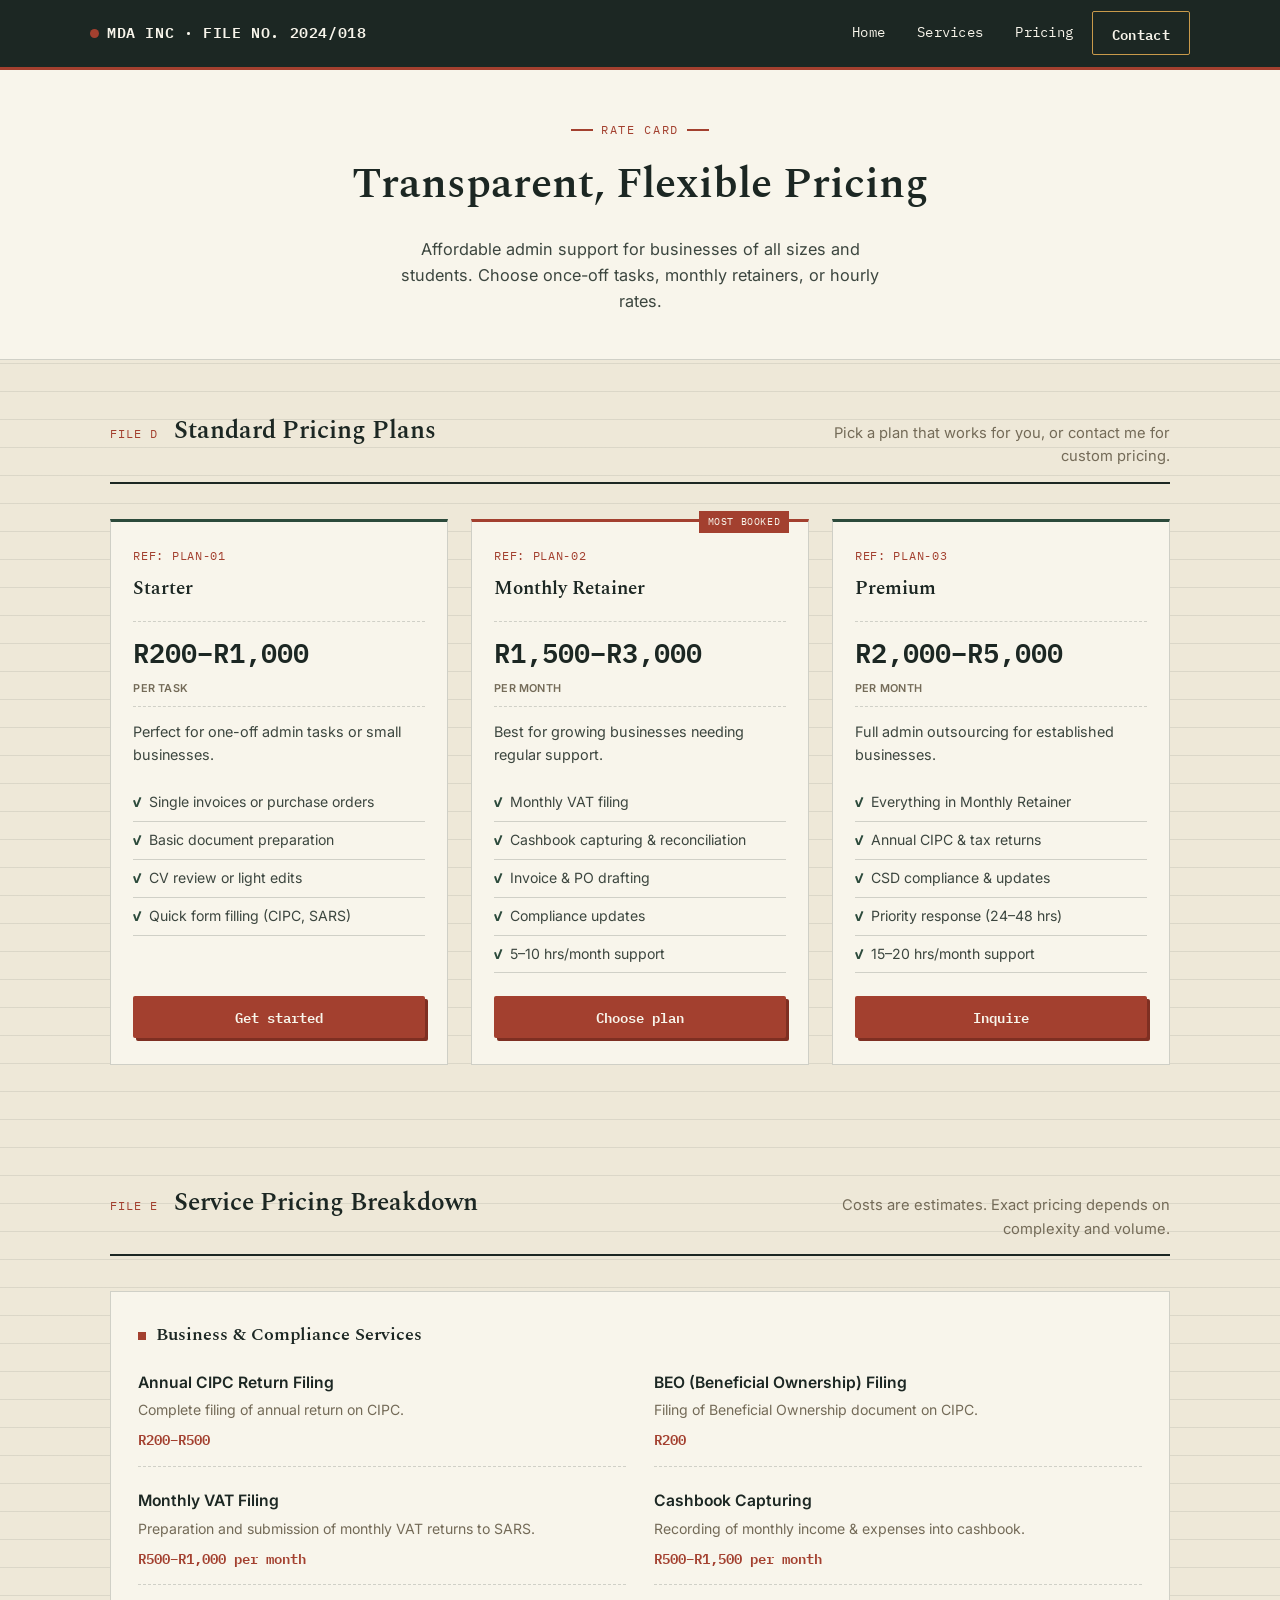
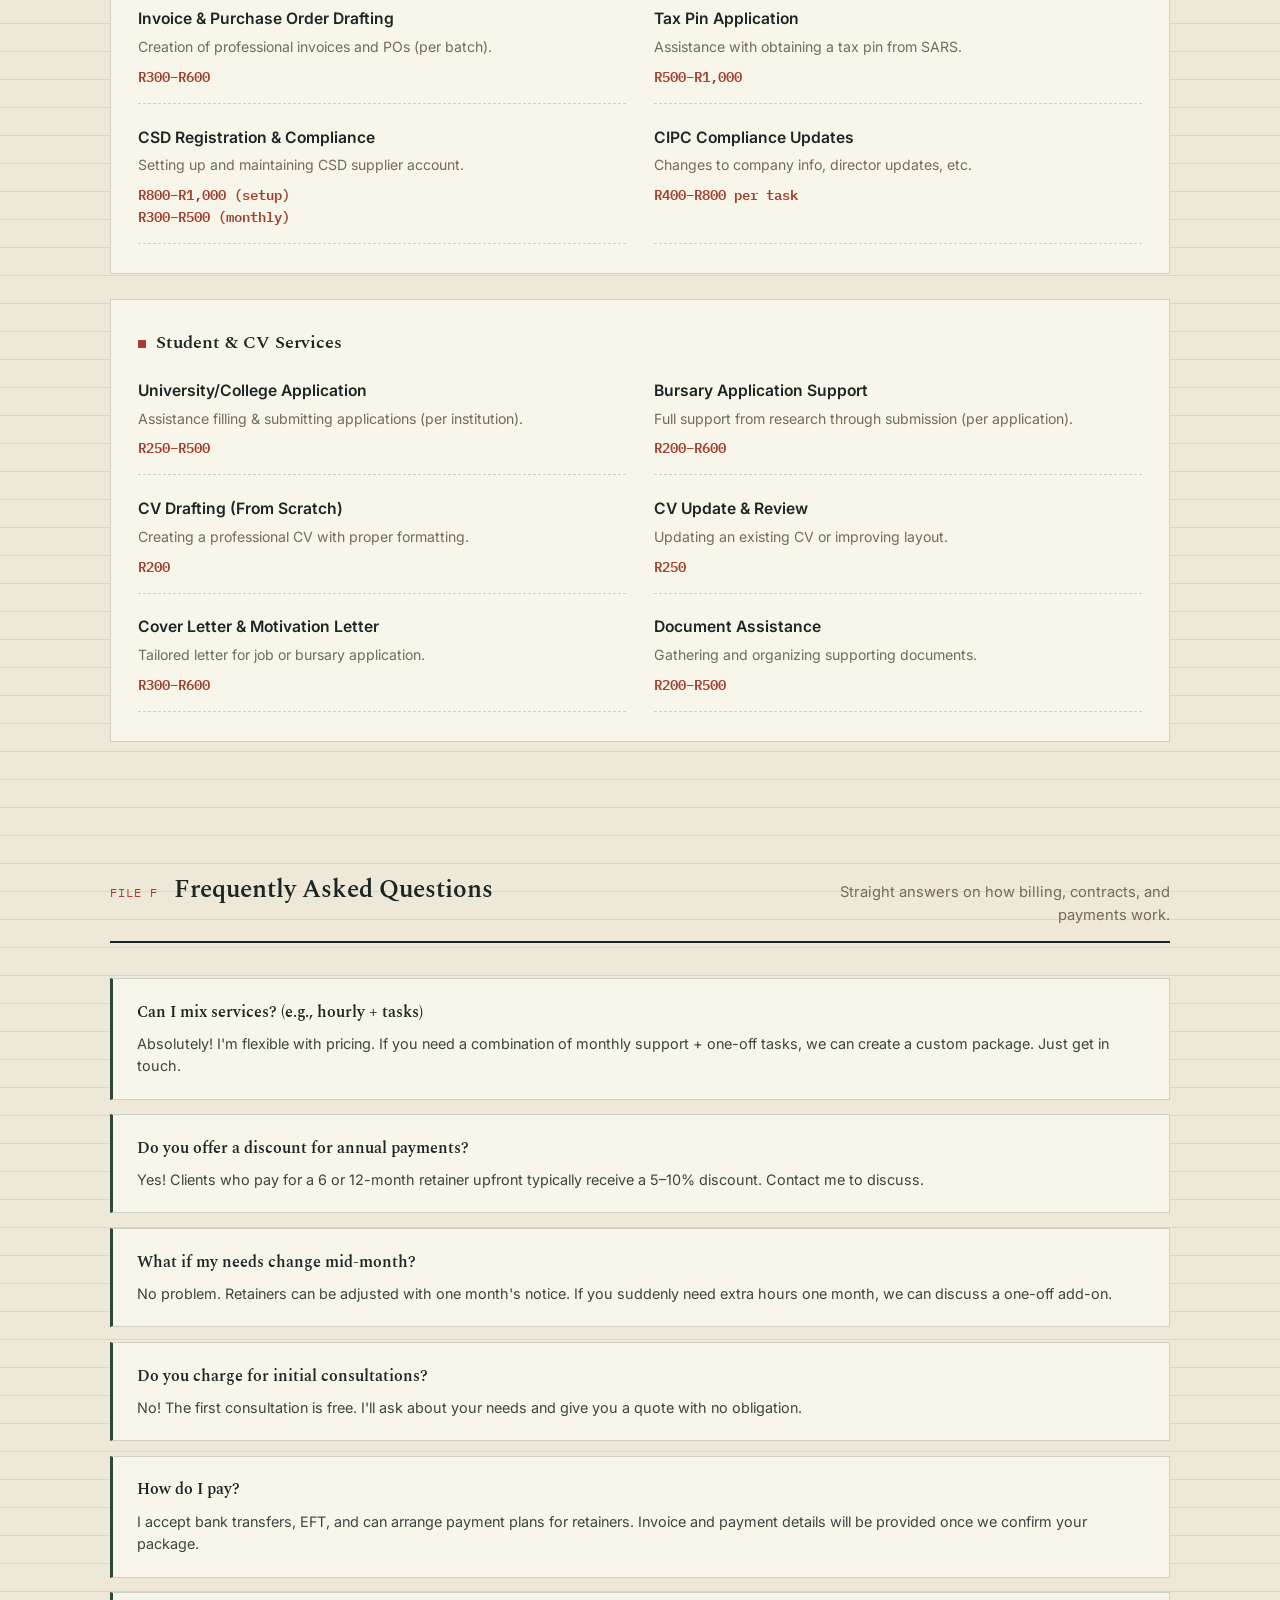
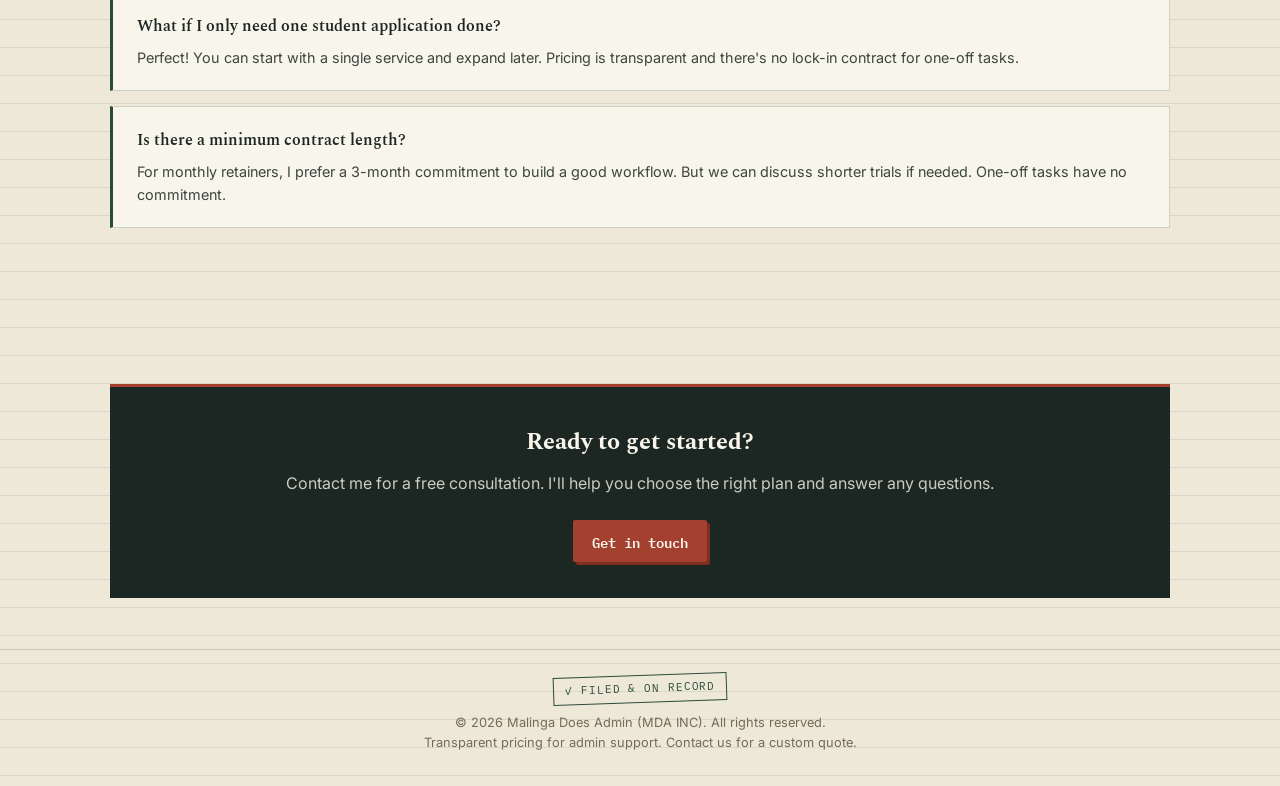
<file: pricing.html>
<!DOCTYPE html>
<html lang="en">
<head>
  <meta charset="UTF-8" />
  <title>Pricing – Malinga Does Admin (MDA INC)</title>
  <meta name="viewport" content="width=device-width, initial-scale=1" />
  <meta
    name="description"
    content="Affordable admin services for businesses and students. Flexible pricing: once-off tasks, monthly retainers, or hourly rates."
  />
  <link rel="preconnect" href="https://fonts.googleapis.com">
  <link rel="preconnect" href="https://fonts.gstatic.com" crossorigin>
  <link href="https://fonts.googleapis.com/css2?family=Spectral:ital,wght@0,400;0,500;0,600;0,700;1,500&family=Inter:wght@400;500;600;700&family=IBM+Plex+Mono:wght@400;500;600&display=swap" rel="stylesheet">
  <style>
    :root {
      /* Paper & ink — a filing-cabinet palette, not a startup one */
      --paper: #EEE8D8;
      --paper-white: #F8F5EB;
      --ink: #1C2723;
      --ink-soft: #3C463F;
      --stamp: #A3402F;      /* rubber-stamp red */
      --stamp-dark: #7E2F22;
      --ledger: #2C4A3B;     /* ledger-book green */
      --ledger-light: #3E6552;
      --manila: #C99A4B;     /* folder-tab tan */
      --manila-light: #E4C583;
      --muted: #746B58;
      --line: rgba(28, 39, 35, 0.18);
    }

    * { box-sizing: border-box; margin: 0; padding: 0; }

    body {
      font-family: 'Inter', system-ui, sans-serif;
      background: var(--paper);
      color: var(--ink);
      line-height: 1.6;
      background-image:
        repeating-linear-gradient(to bottom, transparent, transparent 27px, var(--line) 28px);
      background-attachment: local;
    }

    a { color: inherit; text-decoration: none; }

    h1, h2, h3 { font-family: 'Spectral', serif; }

    .container {
      width: 100%;
      max-width: 1100px;
      margin: 0 auto;
      padding: 0 1.25rem;
    }

    /* ============ FOLDER-TAB HEADER ============ */
    header {
      background: var(--ink);
      color: var(--paper-white);
      position: sticky;
      top: 0;
      z-index: 100;
      border-bottom: 3px solid var(--stamp);
    }

    .nav {
      display: flex;
      align-items: center;
      justify-content: space-between;
      padding: 0.7rem 0;
    }

    .logo {
      font-family: 'IBM Plex Mono', monospace;
      font-weight: 600;
      font-size: 0.95rem;
      letter-spacing: 0.04em;
      display: flex;
      align-items: center;
      gap: 0.5rem;
    }

    .logo::before {
      content: "";
      width: 9px;
      height: 9px;
      background: var(--stamp);
      border-radius: 50%;
      display: inline-block;
    }

    nav ul {
      list-style: none;
      display: flex;
      gap: 0.3rem;
      font-size: 0.85rem;
      align-items: center;
    }

    nav ul li a {
      padding: 0.55rem 0.85rem;
      display: inline-block;
      border-radius: 6px 6px 0 0;
      transition: background 0.2s, transform 0.15s;
      font-family: 'IBM Plex Mono', monospace;
      letter-spacing: 0.02em;
    }

    nav ul li a:hover {
      background: var(--manila);
      color: var(--ink);
      transform: translateY(-2px);
    }

    .btn {
      display: inline-block;
      padding: 0.6rem 1.2rem;
      border-radius: 2px;
      border: none;
      cursor: pointer;
      font-weight: 600;
      font-size: 0.9rem;
      font-family: 'IBM Plex Mono', monospace;
      transition: transform 0.12s, box-shadow 0.12s;
      text-align: center;
    }

    .btn-primary {
      background: var(--stamp);
      color: var(--paper-white);
      box-shadow: 3px 3px 0 var(--stamp-dark);
    }

    .btn-primary:hover {
      transform: translate(-1px, -1px);
      box-shadow: 4px 4px 0 var(--stamp-dark);
    }

    .btn-outline {
      background: transparent;
      color: var(--paper-white);
      border: 1.5px solid var(--manila);
    }

    .btn-outline:hover {
      background: var(--manila);
      color: var(--ink);
    }

    /* ============ HERO ============ */
    .hero {
      padding: 3.2rem 0 2.8rem;
      background: var(--paper-white);
      border-bottom: 1px solid var(--line);
      text-align: center;
    }

    .eyebrow {
      font-family: 'IBM Plex Mono', monospace;
      font-size: 0.72rem;
      letter-spacing: 0.14em;
      text-transform: uppercase;
      color: var(--stamp);
      margin-bottom: 0.7rem;
      display: flex;
      align-items: center;
      justify-content: center;
      gap: 0.5rem;
    }

    .eyebrow::before,
    .eyebrow::after {
      content: "";
      width: 22px;
      height: 1.5px;
      background: var(--stamp);
    }

    .hero h1 {
      font-size: clamp(2rem, 3.4vw, 2.7rem);
      font-weight: 600;
      margin-bottom: 1rem;
      color: var(--ink);
    }

    .hero p {
      max-width: 32rem;
      color: var(--ink-soft);
      margin: 0 auto;
      font-size: 1.02rem;
    }

    /* ============ SECTIONS ============ */
    section { padding: 3.2rem 0; }

    .section-title {
      margin-bottom: 2.2rem;
      display: flex;
      align-items: baseline;
      gap: 1rem;
      border-bottom: 2px solid var(--ink);
      padding-bottom: 0.8rem;
    }

    .section-title .file-no {
      font-family: 'IBM Plex Mono', monospace;
      font-size: 0.75rem;
      color: var(--stamp);
      letter-spacing: 0.08em;
      white-space: nowrap;
    }

    .section-title h2 {
      font-size: 1.55rem;
      font-weight: 600;
    }

    .section-title p {
      color: var(--muted);
      font-size: 0.92rem;
      margin-left: auto;
      max-width: 22rem;
      text-align: right;
    }

    @media (max-width: 700px) {
      .section-title { flex-wrap: wrap; }
      .section-title p { text-align: left; margin-left: 0; }
    }

    /* ============ PRICING CARDS (ledger tariff sheet) ============ */
    .pricing-grid {
      display: grid;
      grid-template-columns: repeat(3, minmax(0, 1fr));
      gap: 1.4rem;
      margin-bottom: 1rem;
    }

    .pricing-card {
      background: var(--paper-white);
      border: 1px solid var(--line);
      border-top: 3px solid var(--ledger);
      padding: 1.6rem 1.4rem;
      display: flex;
      flex-direction: column;
      position: relative;
    }

    .pricing-card .ref {
      font-family: 'IBM Plex Mono', monospace;
      font-size: 0.72rem;
      color: var(--stamp);
      letter-spacing: 0.06em;
      display: block;
      margin-bottom: 0.5rem;
    }

    .pricing-card.featured {
      border-top: 3px solid var(--stamp);
      position: relative;
    }

    .pricing-card.featured::after {
      content: "MOST BOOKED";
      position: absolute;
      top: -11px;
      right: 1.2rem;
      background: var(--stamp);
      color: var(--paper-white);
      font-family: 'IBM Plex Mono', monospace;
      font-size: 0.62rem;
      letter-spacing: 0.06em;
      padding: 0.2rem 0.55rem;
    }

    .pricing-card h3 {
      font-size: 1.2rem;
      margin-bottom: 0.2rem;
      font-weight: 600;
    }

    .pricing-card .price {
      font-family: 'IBM Plex Mono', monospace;
      font-size: 1.7rem;
      font-weight: 600;
      color: var(--ink);
      margin: 0.8rem 0;
      border-top: 1px dashed var(--line);
      border-bottom: 1px dashed var(--line);
      padding: 0.6rem 0;
    }

    .pricing-card .price small {
      font-size: 0.68rem;
      color: var(--muted);
      display: block;
      margin-top: 0.3rem;
      font-family: 'Inter', sans-serif;
      letter-spacing: 0.02em;
      text-transform: uppercase;
    }

    .pricing-card > p {
      color: var(--ink-soft);
      font-size: 0.9rem;
      margin-bottom: 1.1rem;
    }

    .pricing-card ul {
      list-style: none;
      text-align: left;
      margin-bottom: 1.4rem;
      font-size: 0.88rem;
      flex-grow: 1;
    }

    .pricing-card ul li {
      padding: 0.45rem 0;
      border-bottom: 1px solid var(--line);
      color: var(--ink-soft);
    }

    .pricing-card ul li::before {
      content: "✓";
      color: var(--ledger);
      font-weight: 700;
      margin-right: 0.5rem;
      font-family: 'IBM Plex Mono', monospace;
    }

    .pricing-card a {
      display: inline-block;
      width: 100%;
      text-align: center;
    }

    /* ============ SERVICE BREAKDOWN (invoice-style line items) ============ */
    .service-breakdown {
      background: var(--paper-white);
      border: 1px solid var(--line);
      padding: 1.8rem 1.7rem;
      margin-bottom: 1.6rem;
    }

    .service-breakdown h3 {
      font-size: 1.15rem;
      margin-bottom: 1.2rem;
      color: var(--ink);
      font-weight: 600;
      display: flex;
      align-items: center;
      gap: 0.6rem;
    }

    .service-breakdown h3::before {
      content: "";
      width: 8px;
      height: 8px;
      background: var(--stamp);
    }

    .service-items {
      display: grid;
      grid-template-columns: repeat(2, minmax(0, 1fr));
      gap: 1.3rem 1.8rem;
    }

    .service-item {
      padding-bottom: 1rem;
      border-bottom: 1px dashed var(--line);
    }

    .service-item h4 {
      font-size: 0.98rem;
      margin-bottom: 0.3rem;
      font-weight: 600;
      font-family: 'Inter', sans-serif;
    }

    .service-item p {
      font-size: 0.88rem;
      color: var(--muted);
    }

    .service-item .price-range {
      color: var(--stamp);
      font-weight: 600;
      margin-top: 0.4rem;
      font-family: 'IBM Plex Mono', monospace;
      font-size: 0.85rem;
    }

    /* ============ FAQ (filed correspondence) ============ */
    .faq-item {
      background: var(--paper-white);
      border: 1px solid var(--line);
      border-left: 3px solid var(--ledger);
      padding: 1.3rem 1.5rem;
      margin-bottom: 0.9rem;
    }

    .faq-item h4 {
      font-size: 1rem;
      margin-bottom: 0.5rem;
      color: var(--ink);
      font-family: 'Spectral', serif;
      font-weight: 600;
    }

    .faq-item p {
      font-size: 0.9rem;
      color: var(--ink-soft);
      line-height: 1.55;
    }

    /* ============ CTA — like a signed-off memo ============ */
    .cta-box {
      background: var(--ink);
      color: var(--paper-white);
      padding: 2.2rem 2rem;
      text-align: center;
      margin-top: 2.5rem;
      border-top: 3px solid var(--stamp);
    }

    .cta-box h2 {
      margin-bottom: 0.6rem;
    }

    .cta-box p {
      margin-bottom: 1.5rem;
      color: rgba(248, 245, 235, 0.8);
    }

    /* ============ FOOTER ============ */
    footer {
      padding: 1.6rem 0 2rem;
      font-size: 0.8rem;
      color: var(--muted);
      text-align: center;
      border-top: 1px solid var(--line);
    }

    footer .filed {
      display: inline-flex;
      align-items: center;
      gap: 0.5rem;
      font-family: 'IBM Plex Mono', monospace;
      font-size: 0.7rem;
      color: var(--ledger);
      border: 1.5px solid var(--ledger);
      padding: 0.25rem 0.7rem;
      transform: rotate(-2deg);
      margin-bottom: 0.6rem;
      letter-spacing: 0.08em;
    }

    footer a { color: var(--stamp); }

    /* ============ RESPONSIVE ============ */
    @media (max-width: 900px) {
      .pricing-grid { grid-template-columns: minmax(0, 1fr); }
      .pricing-card.featured { order: -1; }
      .service-items { grid-template-columns: minmax(0, 1fr); }
    }

    @media (max-width: 768px) {
      nav ul { display: none; }
      section { padding: 2.4rem 0; }
      .hero { padding-top: 2.3rem; }
    }

    @media (prefers-reduced-motion: reduce) {
      * { transition: none !important; }
    }
  </style>
</head>
<body>
  <!-- HEADER -->
  <header>
    <div class="container nav">
      <div class="logo">MDA INC · FILE NO. 2024/018</div>
      <nav>
        <ul>
          <li><a href="index.html">Home</a></li>
          <li><a href="index.html#business-services">Services</a></li>
          <li><a href="pricing.html">Pricing</a></li>
          <li><a href="index.html#contact" class="btn btn-outline">Contact</a></li>
        </ul>
      </nav>
    </div>
  </header>

  <!-- HERO -->
  <section class="hero">
    <div class="container">
      <div class="eyebrow">Rate Card</div>
      <h1>Transparent, Flexible Pricing</h1>
      <p>
        Affordable admin support for businesses of all sizes and students.
        Choose once-off tasks, monthly retainers, or hourly rates.
      </p>
    </div>
  </section>

  <!-- PRICING PLANS -->
  <section>
    <div class="container">
      <div class="section-title">
        <span class="file-no">FILE D</span>
        <h2>Standard Pricing Plans</h2>
        <p>Pick a plan that works for you, or contact me for custom pricing.</p>
      </div>

      <div class="pricing-grid">
        <!-- Starter -->
        <div class="pricing-card">
          <span class="ref">REF: PLAN-01</span>
          <h3>Starter</h3>
          <div class="price">
            R200–R1,000
            <small>per task</small>
          </div>
          <p>Perfect for one-off admin tasks or small businesses.</p>
          <ul>
            <li>Single invoices or purchase orders</li>
            <li>Basic document preparation</li>
            <li>CV review or light edits</li>
            <li>Quick form filling (CIPC, SARS)</li>
          </ul>
          <a href="index.html#contact" class="btn btn-primary">Get started</a>
        </div>

        <!-- Popular: Monthly -->
        <div class="pricing-card featured">
          <span class="ref">REF: PLAN-02</span>
          <h3>Monthly Retainer</h3>
          <div class="price">
            R1,500–R3,000
            <small>per month</small>
          </div>
          <p>Best for growing businesses needing regular support.</p>
          <ul>
            <li>Monthly VAT filing</li>
            <li>Cashbook capturing &amp; reconciliation</li>
            <li>Invoice &amp; PO drafting</li>
            <li>Compliance updates</li>
            <li>5–10 hrs/month support</li>
          </ul>
          <a href="index.html#contact" class="btn btn-primary">Choose plan</a>
        </div>

        <!-- Premium -->
        <div class="pricing-card">
          <span class="ref">REF: PLAN-03</span>
          <h3>Premium</h3>
          <div class="price">
            R2,000–R5,000
            <small>per month</small>
          </div>
          <p>Full admin outsourcing for established businesses.</p>
          <ul>
            <li>Everything in Monthly Retainer</li>
            <li>Annual CIPC &amp; tax returns</li>
            <li>CSD compliance &amp; updates</li>
            <li>Priority response (24–48 hrs)</li>
            <li>15–20 hrs/month support</li>
          </ul>
          <a href="index.html#contact" class="btn btn-primary">Inquire</a>
        </div>
      </div>
    </div>
  </section>

  <!-- SERVICE BREAKDOWN -->
  <section>
    <div class="container">
      <div class="section-title">
        <span class="file-no">FILE E</span>
        <h2>Service Pricing Breakdown</h2>
        <p>Costs are estimates. Exact pricing depends on complexity and volume.</p>
      </div>

      <!-- Business Services -->
      <div class="service-breakdown">
        <h3>Business &amp; Compliance Services</h3>
        <div class="service-items">
          <div class="service-item">
            <h4>Annual CIPC Return Filing</h4>
            <p>Complete filing of annual return on CIPC.</p>
            <div class="price-range">R200–R500</div>
          </div>

          <div class="service-item">
            <h4>BEO (Beneficial Ownership) Filing</h4>
            <p>Filing of Beneficial Ownership document on CIPC.</p>
            <div class="price-range">R200</div>
          </div>

          <div class="service-item">
            <h4>Monthly VAT Filing</h4>
            <p>Preparation and submission of monthly VAT returns to SARS.</p>
            <div class="price-range">R500–R1,000 per month</div>
          </div>

          <div class="service-item">
            <h4>Cashbook Capturing</h4>
            <p>Recording of monthly income &amp; expenses into cashbook.</p>
            <div class="price-range">R500–R1,500 per month</div>
          </div>

          <div class="service-item">
            <h4>Invoice &amp; Purchase Order Drafting</h4>
            <p>Creation of professional invoices and POs (per batch).</p>
            <div class="price-range">R300–R600</div>
          </div>

          <div class="service-item">
            <h4>Tax Pin Application</h4>
            <p>Assistance with obtaining a tax pin from SARS.</p>
            <div class="price-range">R500–R1,000</div>
          </div>

          <div class="service-item">
            <h4>CSD Registration &amp; Compliance</h4>
            <p>Setting up and maintaining CSD supplier account.</p>
            <div class="price-range">R800–R1,000 (setup)<br>R300–R500 (monthly)</div>
          </div>

          <div class="service-item">
            <h4>CIPC Compliance Updates</h4>
            <p>Changes to company info, director updates, etc.</p>
            <div class="price-range">R400–R800 per task</div>
          </div>
        </div>
      </div>

      <!-- Student Services -->
      <div class="service-breakdown">
        <h3>Student &amp; CV Services</h3>
        <div class="service-items">
          <div class="service-item">
            <h4>University/College Application</h4>
            <p>Assistance filling &amp; submitting applications (per institution).</p>
            <div class="price-range">R250–R500</div>
          </div>

          <div class="service-item">
            <h4>Bursary Application Support</h4>
            <p>Full support from research through submission (per application).</p>
            <div class="price-range">R200–R600</div>
          </div>

          <div class="service-item">
            <h4>CV Drafting (From Scratch)</h4>
            <p>Creating a professional CV with proper formatting.</p>
            <div class="price-range">R200</div>
          </div>

          <div class="service-item">
            <h4>CV Update &amp; Review</h4>
            <p>Updating an existing CV or improving layout.</p>
            <div class="price-range">R250</div>
          </div>

          <div class="service-item">
            <h4>Cover Letter &amp; Motivation Letter</h4>
            <p>Tailored letter for job or bursary application.</p>
            <div class="price-range">R300–R600</div>
          </div>

          <div class="service-item">
            <h4>Document Assistance</h4>
            <p>Gathering and organizing supporting documents.</p>
            <div class="price-range">R200–R500</div>
          </div>
        </div>
      </div>
    </div>
  </section>

  <!-- FAQ -->
  <section>
    <div class="container">
      <div class="section-title">
        <span class="file-no">FILE F</span>
        <h2>Frequently Asked Questions</h2>
        <p>Straight answers on how billing, contracts, and payments work.</p>
      </div>

      <div class="faq-item">
        <h4>Can I mix services? (e.g., hourly + tasks)</h4>
        <p>
          Absolutely! I'm flexible with pricing. If you need a combination of monthly
          support + one-off tasks, we can create a custom package. Just get in touch.
        </p>
      </div>

      <div class="faq-item">
        <h4>Do you offer a discount for annual payments?</h4>
        <p>
          Yes! Clients who pay for a 6 or 12-month retainer upfront typically receive
          a 5–10% discount. Contact me to discuss.
        </p>
      </div>

      <div class="faq-item">
        <h4>What if my needs change mid-month?</h4>
        <p>
          No problem. Retainers can be adjusted with one month's notice. If you suddenly
          need extra hours one month, we can discuss a one-off add-on.
        </p>
      </div>

      <div class="faq-item">
        <h4>Do you charge for initial consultations?</h4>
        <p>
          No! The first consultation is free. I'll ask about your needs and give you
          a quote with no obligation.
        </p>
      </div>

      <div class="faq-item">
        <h4>How do I pay?</h4>
        <p>
          I accept bank transfers, EFT, and can arrange payment plans for retainers.
          Invoice and payment details will be provided once we confirm your package.
        </p>
      </div>

      <div class="faq-item">
        <h4>What if I only need one student application done?</h4>
        <p>
          Perfect! You can start with a single service and expand later. Pricing is
          transparent and there's no lock-in contract for one-off tasks.
        </p>
      </div>

      <div class="faq-item">
        <h4>Is there a minimum contract length?</h4>
        <p>
          For monthly retainers, I prefer a 3-month commitment to build a good workflow.
          But we can discuss shorter trials if needed. One-off tasks have no commitment.
        </p>
      </div>
    </div>
  </section>

  <!-- CTA -->
  <section>
    <div class="container">
      <div class="cta-box">
        <h2>Ready to get started?</h2>
        <p>
          Contact me for a free consultation. I'll help you choose the right plan
          and answer any questions.
        </p>
        <a href="index.html#contact" class="btn btn-primary">Get in touch</a>
      </div>
    </div>
  </section>

  <!-- FOOTER -->
  <footer>
    <div class="container">
      <div class="filed">✓ FILED &amp; ON RECORD</div>
      <p>&copy; <span id="year"></span> Malinga Does Admin (MDA INC). All rights reserved.</p>
      <p>Transparent pricing for admin support. Contact us for a custom quote.</p>
    </div>
  </footer>

  <script>
    // Set current year in footer
    const yearEl = document.getElementById("year");
    if (yearEl) {
      yearEl.textContent = new Date().getFullYear();
    }
  </script>
</body>
</html>
</file>
